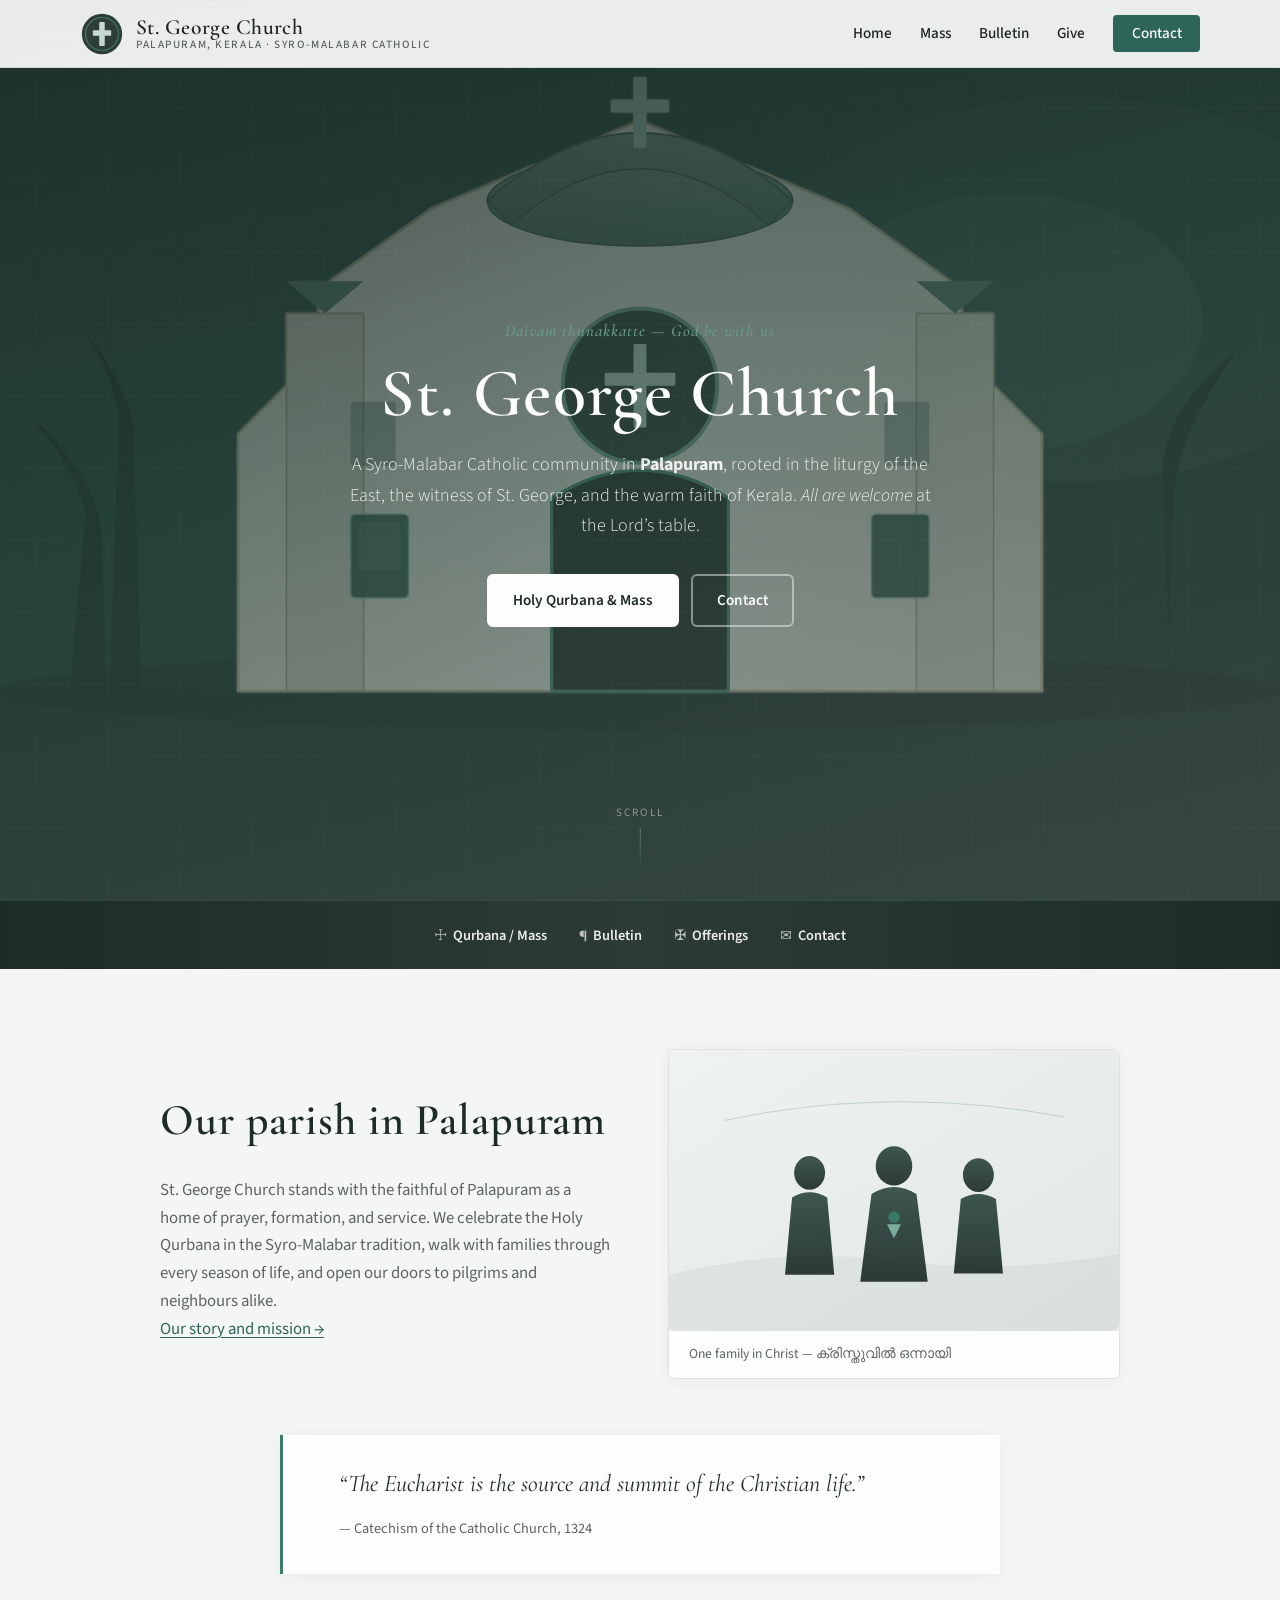
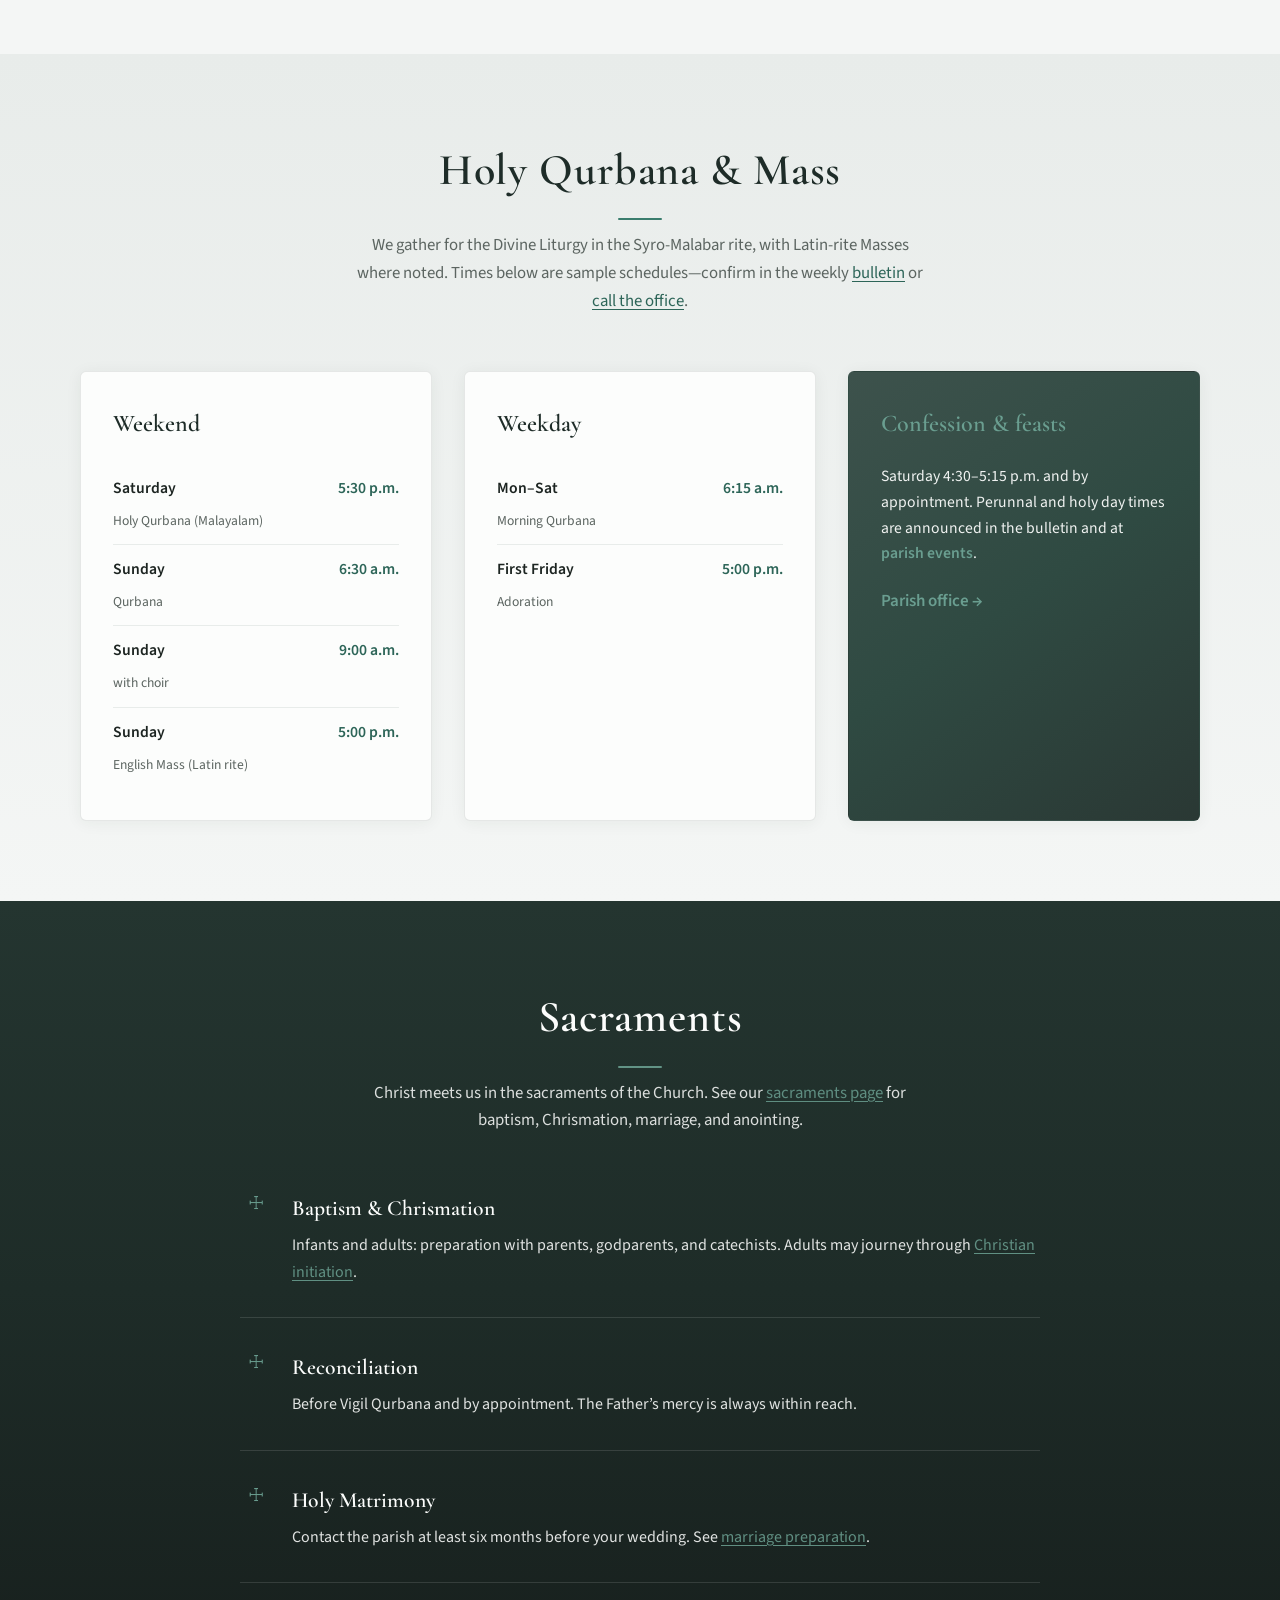
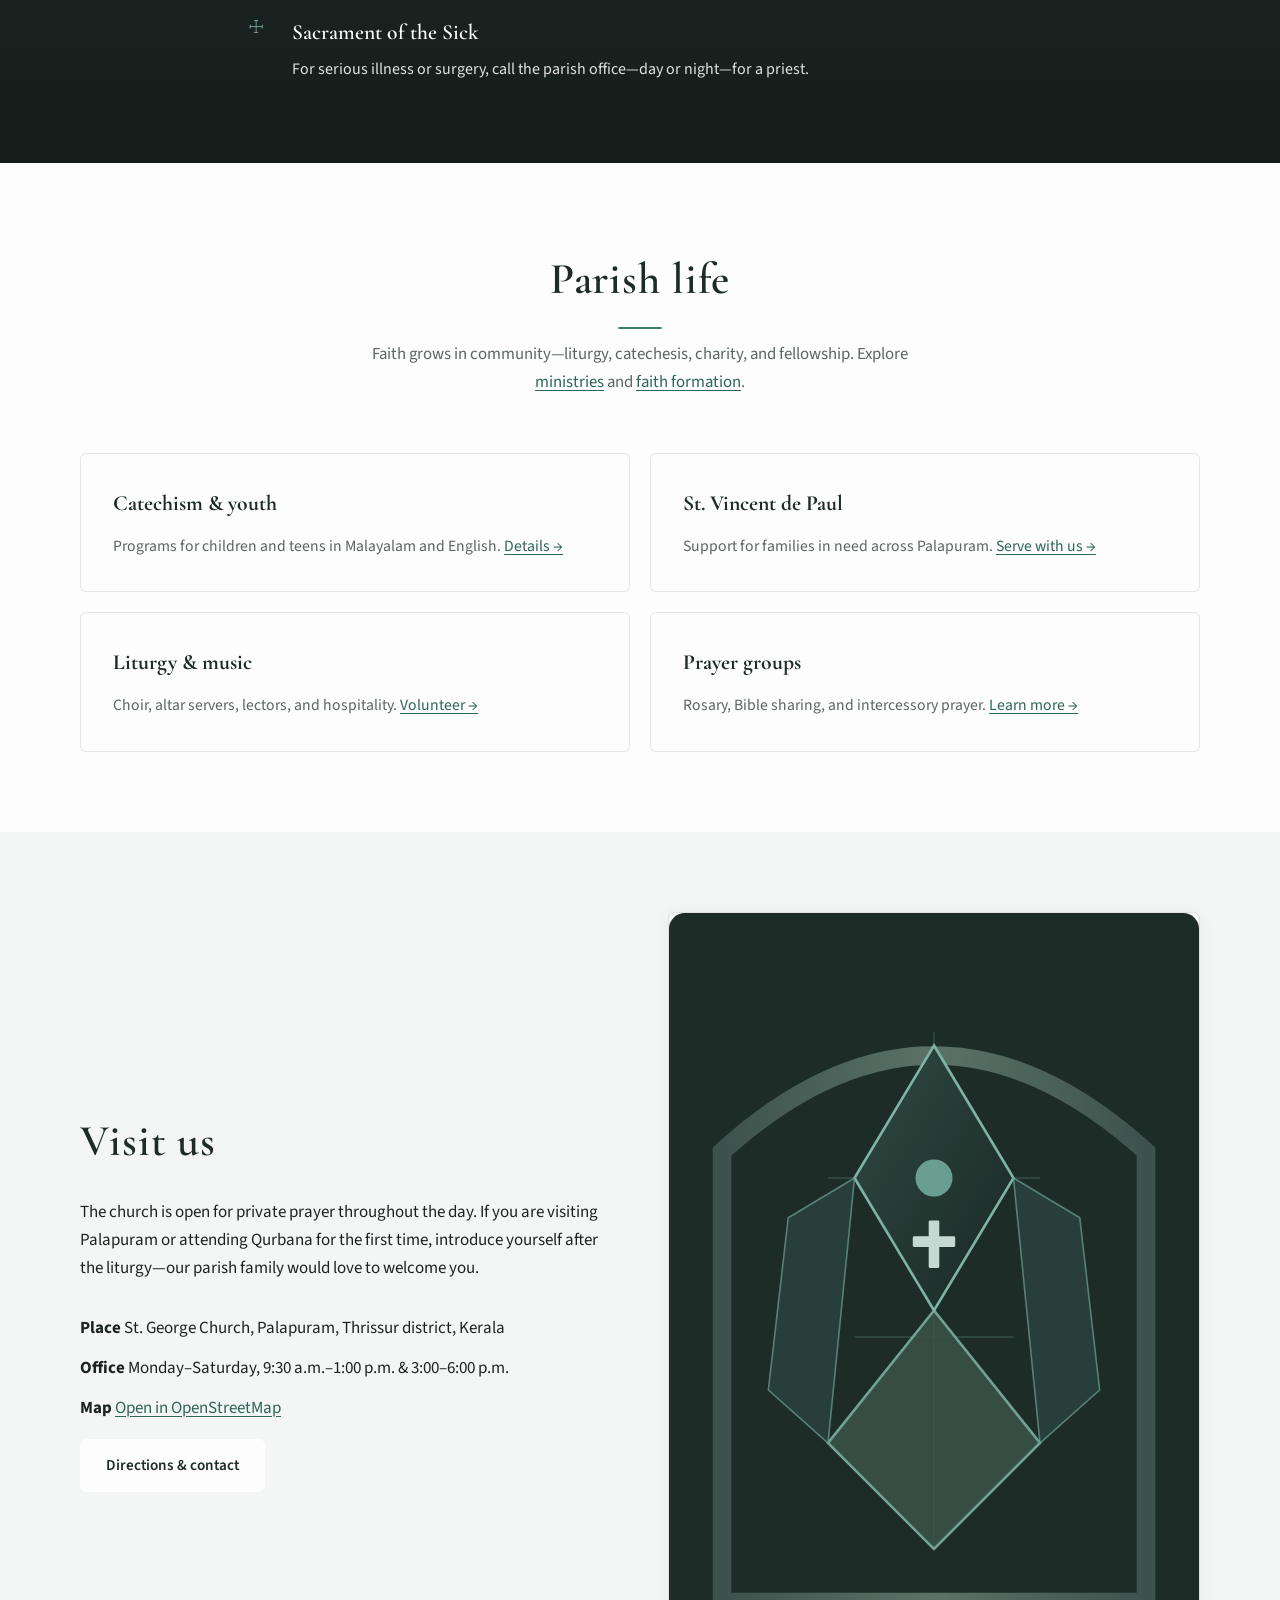
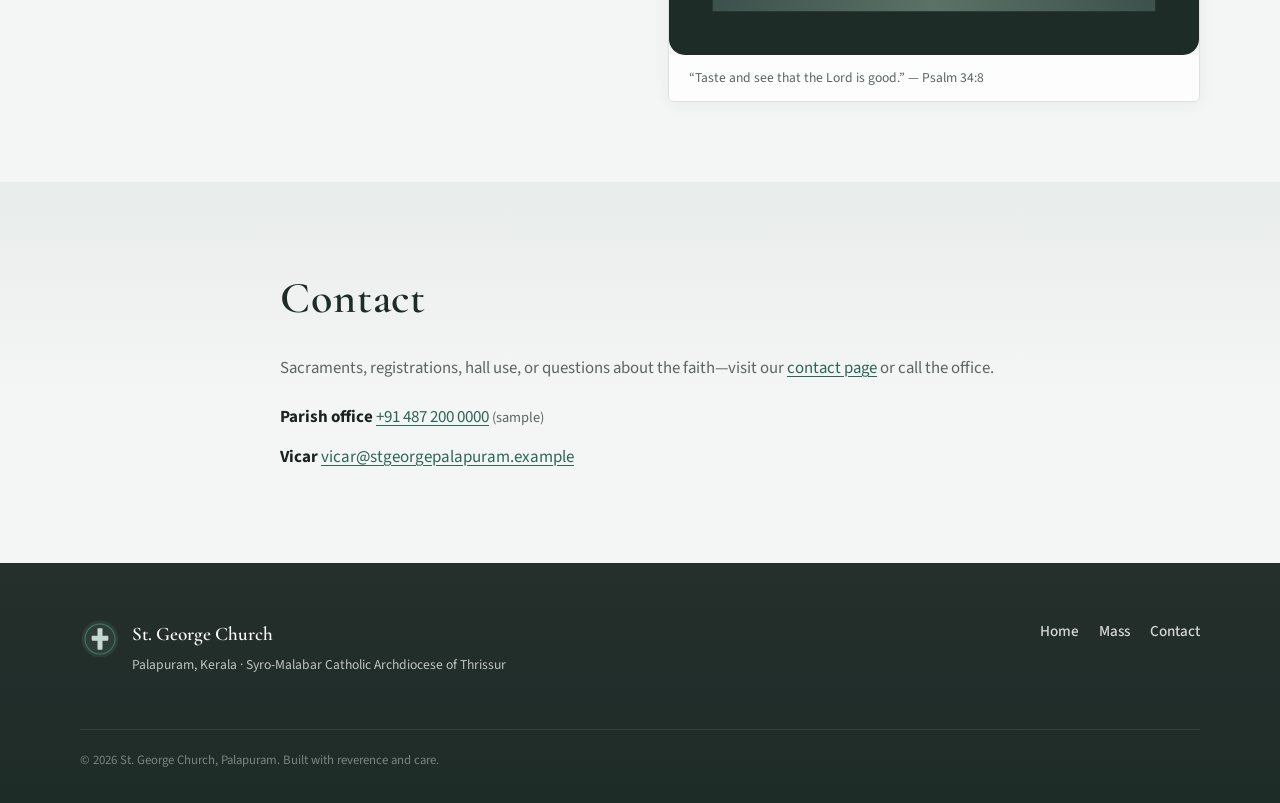
<file: index.html>
<!DOCTYPE html>
<html lang="en">
<head>
  <meta charset="UTF-8">
  <meta name="viewport" content="width=device-width, initial-scale=1.0">
  <meta name="description" content="St. George Church, Palapuram — Syro-Malabar Catholic parish in Kerala. Mass times, bulletin, and parish life.">
  <title>St. George Church, Palapuram | Syro-Malabar Catholic Parish</title>
  <link rel="preconnect" href="https://fonts.googleapis.com">
  <link rel="preconnect" href="https://fonts.gstatic.com" crossorigin>
  <link href="https://fonts.googleapis.com/css2?family=Cormorant+Garamond:ital,wght@0,400;0,600;0,700;1,400&family=Source+Sans+3:wght@300;400;500;600&display=swap" rel="stylesheet">
  <link rel="stylesheet" href="css/styles.css">
</head>
<body>
  <div id="site-header-root"></div>

  <main id="main">
    <section class="hero hero--image" aria-labelledby="hero-title">
      <div class="hero-bg" aria-hidden="true"></div>
      <div class="hero-content">
        <p class="hero-eyebrow">Daivam thunakkatte — God be with us</p>
        <h1 id="hero-title" class="hero-title">St. George Church</h1>
        <p class="hero-lead">A Syro-Malabar Catholic community in <strong>Palapuram</strong>, rooted in the liturgy of the East, the witness of St. George, and the warm faith of Kerala. <em>All are welcome</em> at the Lord’s table.</p>
        <div class="hero-actions">
          <a class="btn btn-primary" href="mass-times.html">Holy Qurbana &amp; Mass</a>
          <a class="btn btn-ghost" href="contact.html">Contact</a>
        </div>
      </div>
      <div class="hero-scroll" aria-hidden="true">
        <span>Scroll</span>
        <span class="hero-scroll-line"></span>
      </div>
    </section>

    <nav class="quick-links" aria-label="Popular links">
      <ul class="quick-links-inner">
        <li><a href="mass-times.html"><span class="ql-icon" aria-hidden="true">☩</span> Qurbana / Mass</a></li>
        <li><a href="bulletin.html"><span class="ql-icon" aria-hidden="true">¶</span> Bulletin</a></li>
        <li><a href="donate.html"><span class="ql-icon" aria-hidden="true">✠</span> Offerings</a></li>
        <li><a href="contact.html"><span class="ql-icon" aria-hidden="true">✉</span> Contact</a></li>
      </ul>
    </nav>

    <section class="section section-welcome" id="welcome" aria-labelledby="welcome-title">
      <div class="welcome-split">
        <div>
          <h2 id="welcome-title" class="section-title">Our parish in Palapuram</h2>
          <p class="section-intro">St. George Church stands with the faithful of Palapuram as a home of prayer, formation, and service. We celebrate the Holy Qurbana in the Syro-Malabar tradition, walk with families through every season of life, and open our doors to pilgrims and neighbours alike.</p>
          <p class="section-intro"><a href="about.html">Our story and mission →</a></p>
        </div>
        <figure class="media-figure">
          <img src="images/welcome-gathering.svg" width="640" height="400" alt="Illustration of parish community gathered together" loading="lazy">
          <figcaption>One family in Christ — <span lang="ml">ക്രിസ്തുവിൽ ഒന്നായി</span></figcaption>
        </figure>
      </div>
      <div class="container narrow" style="margin-top: var(--space-xl);">
        <blockquote class="pullquote">
          <p>“The Eucharist is the source and summit of the Christian life.”</p>
          <cite>— Catechism of the Catholic Church, 1324</cite>
        </blockquote>
      </div>
    </section>

    <section class="section section-mass" id="mass" aria-labelledby="mass-title">
      <div class="container">
        <div class="section-head">
          <h2 id="mass-title" class="section-title">Holy Qurbana &amp; Mass</h2>
          <p class="section-deck">We gather for the Divine Liturgy in the Syro-Malabar rite, with Latin-rite Masses where noted. Times below are sample schedules—confirm in the weekly <a href="bulletin.html">bulletin</a> or <a href="contact.html">call the office</a>.</p>
        </div>
        <div class="card-grid">
          <article class="card card-schedule">
            <h3 class="card-title">Weekend</h3>
            <ul class="schedule-list">
              <li><span class="day">Saturday</span> <span class="time">5:30 p.m.</span> <span class="note">Holy Qurbana (Malayalam)</span></li>
              <li><span class="day">Sunday</span> <span class="time">6:30 a.m.</span> <span class="note">Qurbana</span></li>
              <li><span class="day">Sunday</span> <span class="time">9:00 a.m.</span> <span class="note">with choir</span></li>
              <li><span class="day">Sunday</span> <span class="time">5:00 p.m.</span> <span class="note">English Mass (Latin rite)</span></li>
            </ul>
          </article>
          <article class="card card-schedule">
            <h3 class="card-title">Weekday</h3>
            <ul class="schedule-list">
              <li><span class="day">Mon–Sat</span> <span class="time">6:15 a.m.</span> <span class="note">Morning Qurbana</span></li>
              <li><span class="day">First Friday</span> <span class="time">5:00 p.m.</span> <span class="note">Adoration</span></li>
            </ul>
          </article>
          <article class="card card-highlight">
            <h3 class="card-title">Confession &amp; feasts</h3>
            <p>Saturday 4:30–5:15 p.m. and by appointment. Perunnal and holy day times are announced in the bulletin and at <a class="text-link" href="events.html">parish events</a>.</p>
            <a class="text-link" href="contact.html">Parish office →</a>
          </article>
        </div>
      </div>
    </section>

    <section class="section section-sacraments" id="sacraments" aria-labelledby="sacraments-title">
      <div class="container">
        <div class="section-head">
          <h2 id="sacraments-title" class="section-title">Sacraments</h2>
          <p class="section-deck">Christ meets us in the sacraments of the Church. See our <a href="sacraments.html">sacraments page</a> for baptism, Chrismation, marriage, and anointing.</p>
        </div>
        <ul class="sacrament-list">
          <li class="sacrament-item">
            <span class="sacrament-icon" aria-hidden="true">☩</span>
            <div>
              <h3>Baptism &amp; Chrismation</h3>
              <p>Infants and adults: preparation with parents, godparents, and catechists. Adults may journey through <a href="faith-formation.html#rcia">Christian initiation</a>.</p>
            </div>
          </li>
          <li class="sacrament-item">
            <span class="sacrament-icon" aria-hidden="true">☩</span>
            <div>
              <h3>Reconciliation</h3>
              <p>Before Vigil Qurbana and by appointment. The Father’s mercy is always within reach.</p>
            </div>
          </li>
          <li class="sacrament-item">
            <span class="sacrament-icon" aria-hidden="true">☩</span>
            <div>
              <h3>Holy Matrimony</h3>
              <p>Contact the parish at least six months before your wedding. See <a href="sacraments.html#marriage">marriage preparation</a>.</p>
            </div>
          </li>
          <li class="sacrament-item">
            <span class="sacrament-icon" aria-hidden="true">☩</span>
            <div>
              <h3>Sacrament of the Sick</h3>
              <p>For serious illness or surgery, call the parish office—day or night—for a priest.</p>
            </div>
          </li>
        </ul>
      </div>
    </section>

    <section class="section section-ministries" id="ministries" aria-labelledby="ministries-title">
      <div class="container">
        <div class="section-head">
          <h2 id="ministries-title" class="section-title">Parish life</h2>
          <p class="section-deck">Faith grows in community—liturgy, catechesis, charity, and fellowship. Explore <a href="ministries.html">ministries</a> and <a href="faith-formation.html">faith formation</a>.</p>
        </div>
        <div class="ministry-grid">
          <article class="ministry-card">
            <h3>Catechism &amp; youth</h3>
            <p>Programs for children and teens in Malayalam and English. <a href="faith-formation.html">Details →</a></p>
          </article>
          <article class="ministry-card">
            <h3>St. Vincent de Paul</h3>
            <p>Support for families in need across Palapuram. <a href="ministries.html#outreach">Serve with us →</a></p>
          </article>
          <article class="ministry-card">
            <h3>Liturgy &amp; music</h3>
            <p>Choir, altar servers, lectors, and hospitality. <a href="ministries.html#liturgy">Volunteer →</a></p>
          </article>
          <article class="ministry-card">
            <h3>Prayer groups</h3>
            <p>Rosary, Bible sharing, and intercessory prayer. <a href="ministries.html">Learn more →</a></p>
          </article>
        </div>
      </div>
    </section>

    <section class="section section-visit" id="visit" aria-labelledby="visit-title">
      <div class="container split">
        <div class="visit-text">
          <h2 id="visit-title" class="section-title">Visit us</h2>
          <p>The church is open for private prayer throughout the day. If you are visiting Palapuram or attending Qurbana for the first time, introduce yourself after the liturgy—our parish family would love to welcome you.</p>
          <ul class="visit-details">
            <li><strong>Place</strong> St. George Church, Palapuram, Thrissur district, Kerala</li>
            <li><strong>Office</strong> Monday–Saturday, 9:30 a.m.–1:00 p.m. &amp; 3:00–6:00 p.m.</li>
            <li><strong>Map</strong> <a href="https://www.openstreetmap.org/search?query=Palapuram%20Thrissur%20Kerala" rel="noopener noreferrer" target="_blank">Open in OpenStreetMap <span class="visually-hidden">(opens new tab)</span></a></li>
          </ul>
          <p><a class="btn btn-primary" href="contact.html">Directions &amp; contact</a></p>
        </div>
        <figure class="media-figure visit-map">
          <img src="images/stained-glass.svg" width="400" height="560" alt="Decorative arch with cross motif" loading="lazy">
          <figcaption>“Taste and see that the Lord is good.” — Psalm 34:8</figcaption>
        </figure>
      </div>
    </section>

    <section class="section section-contact" id="contact" aria-labelledby="contact-title">
      <div class="container narrow">
        <h2 id="contact-title" class="section-title">Contact</h2>
        <p class="section-intro">Sacraments, registrations, hall use, or questions about the faith—visit our <a href="contact.html">contact page</a> or call the office.</p>
        <div class="contact-direct" style="margin-top: var(--space-md); border: none; padding: 0;">
          <p><strong>Parish office</strong> <a href="tel:+914872000000">+91 487 200 0000</a> <span class="contact-note">(sample)</span></p>
          <p><strong>Vicar</strong> <a href="mailto:vicar@stgeorgepalapuram.example">vicar@stgeorgepalapuram.example</a></p>
        </div>
      </div>
    </section>
  </main>

  <div id="site-footer-root"></div>

  <script src="js/chrome.js"></script>
  <script src="js/main.js"></script>
</body>
</html>
</file>
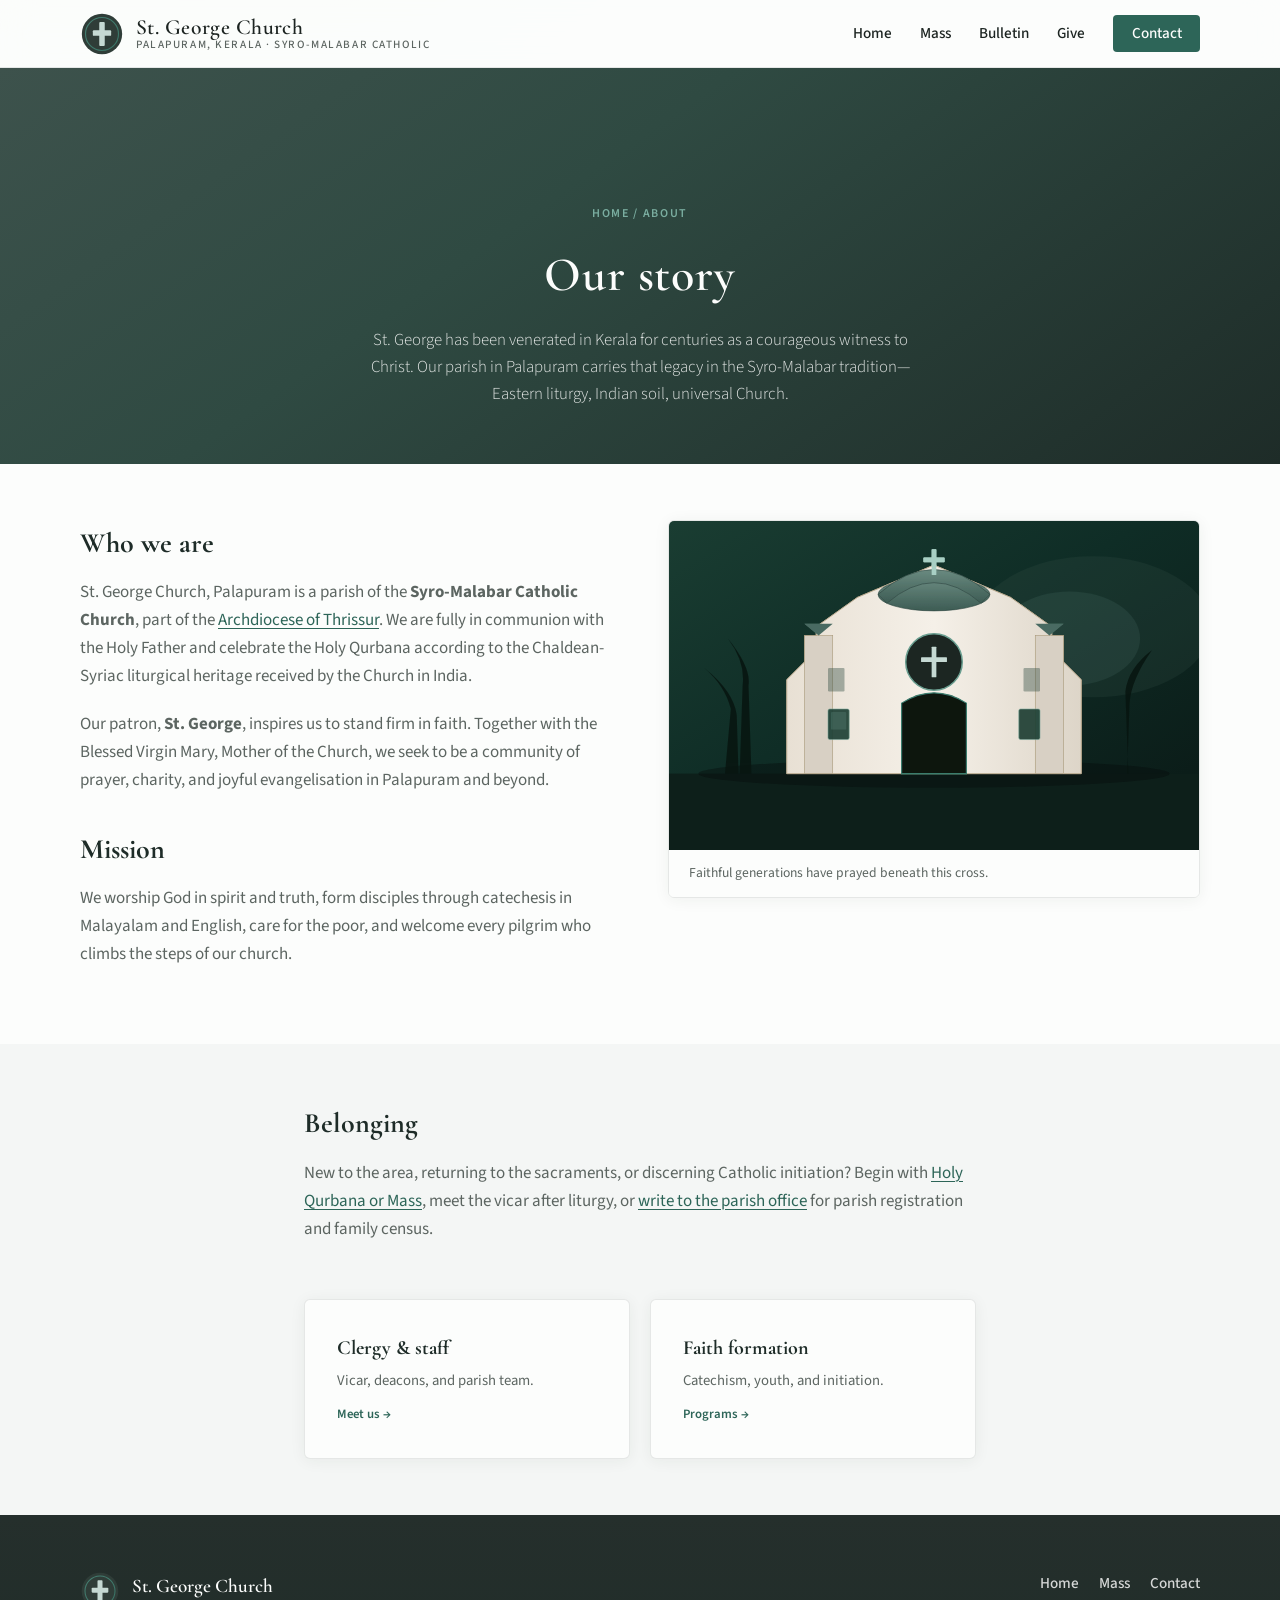
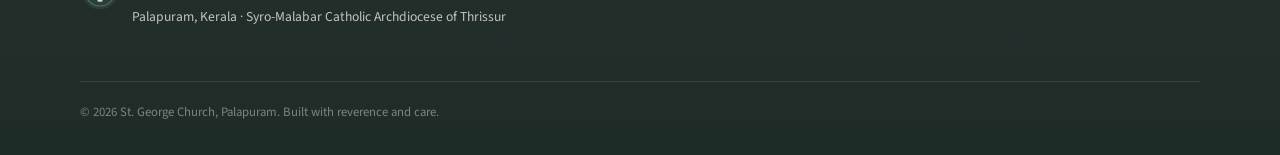
<file: about.html>
<!DOCTYPE html>
<html lang="en">
<head>
  <meta charset="UTF-8">
  <meta name="viewport" content="width=device-width, initial-scale=1.0">
  <meta name="description" content="History, mission, and welcome from St. George Church, Palapuram — Syro-Malabar Catholic parish in Kerala.">
  <title>About our parish | St. George Church, Palapuram</title>
  <link rel="preconnect" href="https://fonts.googleapis.com">
  <link rel="preconnect" href="https://fonts.gstatic.com" crossorigin>
  <link href="https://fonts.googleapis.com/css2?family=Cormorant+Garamond:ital,wght@0,400;0,600;0,700;1,400&family=Source+Sans+3:wght@300;400;500;600&display=swap" rel="stylesheet">
  <link rel="stylesheet" href="css/styles.css">
</head>
<body>
  <div id="site-header-root"></div>

  <main id="main" class="page-main">
    <header class="page-hero page-hero--accent">
      <div class="container narrow">
        <p class="page-hero__crumb"><a href="index.html">Home</a> / About</p>
        <h1 class="page-hero__title">Our story</h1>
        <p class="page-hero__deck">St. George has been venerated in Kerala for centuries as a courageous witness to Christ. Our parish in Palapuram carries that legacy in the Syro-Malabar tradition—Eastern liturgy, Indian soil, universal Church.</p>
      </div>
    </header>

    <section class="page-section page-section--alt">
      <div class="container two-col">
        <div class="prose">
          <h2>Who we are</h2>
          <p>St. George Church, Palapuram is a parish of the <strong>Syro-Malabar Catholic Church</strong>, part of the <a href="https://thrissurarchdiocese.org/" rel="noopener noreferrer" target="_blank">Archdiocese of Thrissur</a>. We are fully in communion with the Holy Father and celebrate the Holy Qurbana according to the Chaldean-Syriac liturgical heritage received by the Church in India.</p>
          <p>Our patron, <strong>St. George</strong>, inspires us to stand firm in faith. Together with the Blessed Virgin Mary, Mother of the Church, we seek to be a community of prayer, charity, and joyful evangelisation in Palapuram and beyond.</p>
          <h2>Mission</h2>
          <p>We worship God in spirit and truth, form disciples through catechesis in Malayalam and English, care for the poor, and welcome every pilgrim who climbs the steps of our church.</p>
        </div>
        <figure class="media-figure">
          <img src="images/hero-church.svg" width="900" height="520" alt="Illustration of St. George Church with palm trees and dome" loading="lazy">
          <figcaption>Faithful generations have prayed beneath this cross.</figcaption>
        </figure>
      </div>
    </section>

    <section class="page-section">
      <div class="container narrow prose">
        <h2>Belonging</h2>
        <p>New to the area, returning to the sacraments, or discerning Catholic initiation? Begin with <a href="mass-times.html">Holy Qurbana or Mass</a>, meet the vicar after liturgy, or <a href="contact.html">write to the parish office</a> for parish registration and family census.</p>
        <div class="link-grid" style="margin-top: var(--space-xl);">
          <a class="link-card" href="clergy.html">
            <h3>Clergy &amp; staff</h3>
            <p>Vicar, deacons, and parish team.</p>
            <span class="link-card-meta">Meet us →</span>
          </a>
          <a class="link-card" href="faith-formation.html">
            <h3>Faith formation</h3>
            <p>Catechism, youth, and initiation.</p>
            <span class="link-card-meta">Programs →</span>
          </a>
        </div>
      </div>
    </section>
  </main>

  <div id="site-footer-root"></div>
  <script src="js/chrome.js"></script>
  <script src="js/main.js"></script>
</body>
</html>
</file>
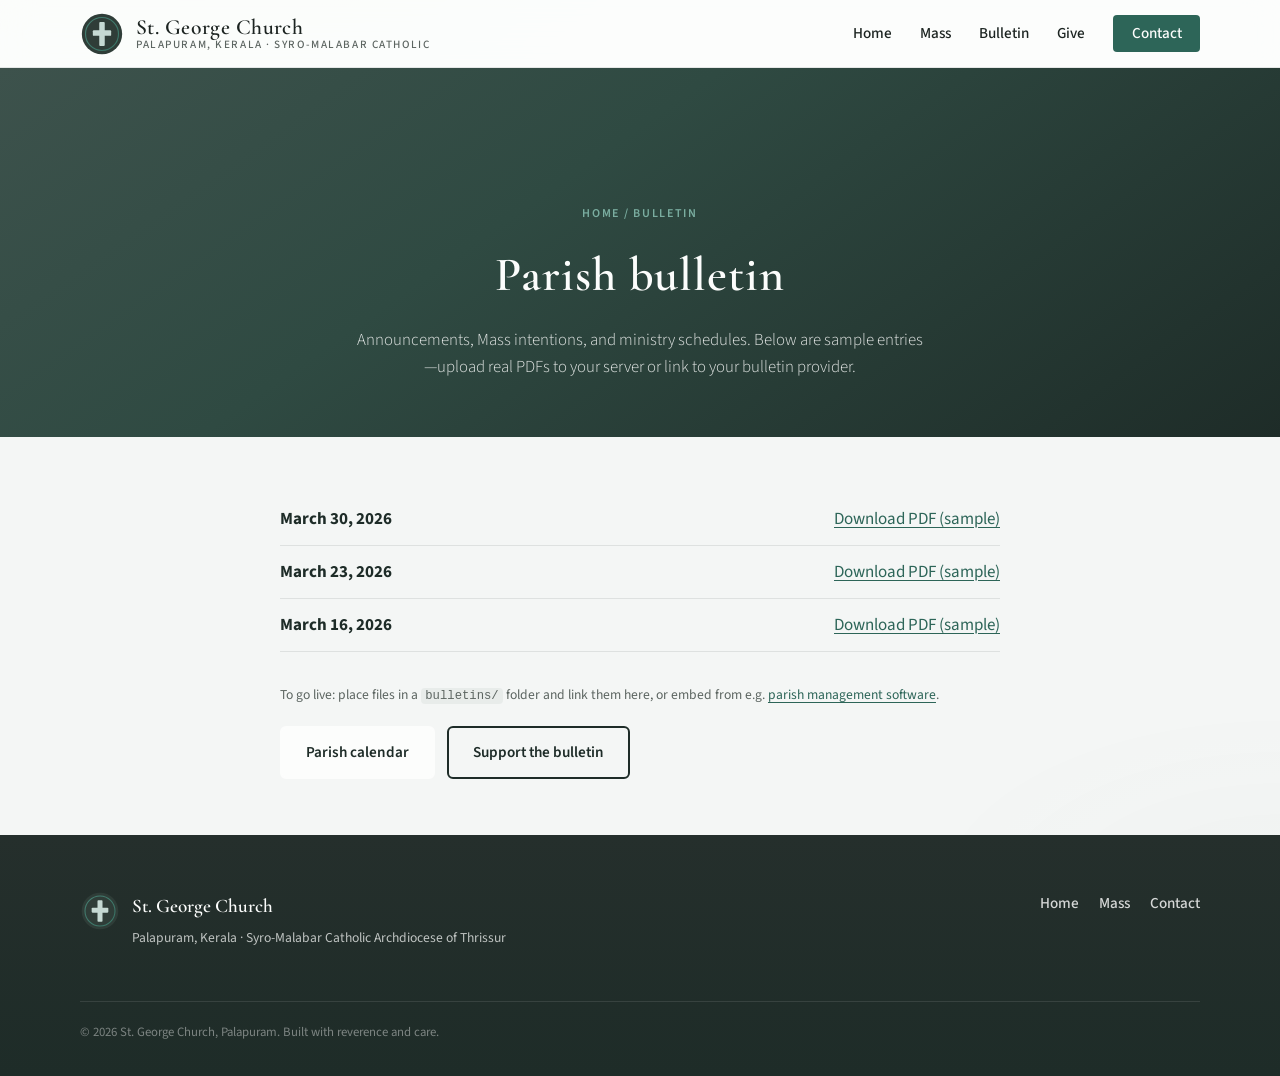
<file: bulletin.html>
<!DOCTYPE html>
<html lang="en">
<head>
  <meta charset="UTF-8">
  <meta name="viewport" content="width=device-width, initial-scale=1.0">
  <meta name="description" content="Download the weekly parish bulletin for St. George Church, Palapuram.">
  <title>Parish bulletin | St. George Church, Palapuram</title>
  <link rel="preconnect" href="https://fonts.googleapis.com">
  <link rel="preconnect" href="https://fonts.gstatic.com" crossorigin>
  <link href="https://fonts.googleapis.com/css2?family=Cormorant+Garamond:ital,wght@0,400;0,600;0,700;1,400&family=Source+Sans+3:wght@300;400;500;600&display=swap" rel="stylesheet">
  <link rel="stylesheet" href="css/styles.css">
</head>
<body>
  <div id="site-header-root"></div>

  <main id="main" class="page-main">
    <header class="page-hero page-hero--accent">
      <div class="container narrow">
        <p class="page-hero__crumb"><a href="index.html">Home</a> / Bulletin</p>
        <h1 class="page-hero__title">Parish bulletin</h1>
        <p class="page-hero__deck">Announcements, Mass intentions, and ministry schedules. Below are sample entries—upload real PDFs to your server or link to your bulletin provider.</p>
      </div>
    </header>

    <section class="page-section">
      <div class="container narrow">
        <ul class="info-list">
          <li><strong>March 30, 2026</strong> <a href="#">Download PDF (sample)</a></li>
          <li><strong>March 23, 2026</strong> <a href="#">Download PDF (sample)</a></li>
          <li><strong>March 16, 2026</strong> <a href="#">Download PDF (sample)</a></li>
        </ul>
        <p class="external-note">To go live: place files in a <span class="file-path">bulletins/</span> folder and link them here, or embed from e.g. <a href="https://www.parishsoft.com" rel="noopener noreferrer" target="_blank">parish management software</a>.</p>
        <div class="btn-row">
          <a class="btn btn-primary" href="events.html">Parish calendar</a>
          <a class="btn btn-ghost" style="border-color: var(--color-navy); color: var(--color-navy);" href="donate.html">Support the bulletin</a>
        </div>
      </div>
    </section>
  </main>

  <div id="site-footer-root"></div>
  <script src="js/chrome.js"></script>
  <script src="js/main.js"></script>
</body>
</html>
</file>
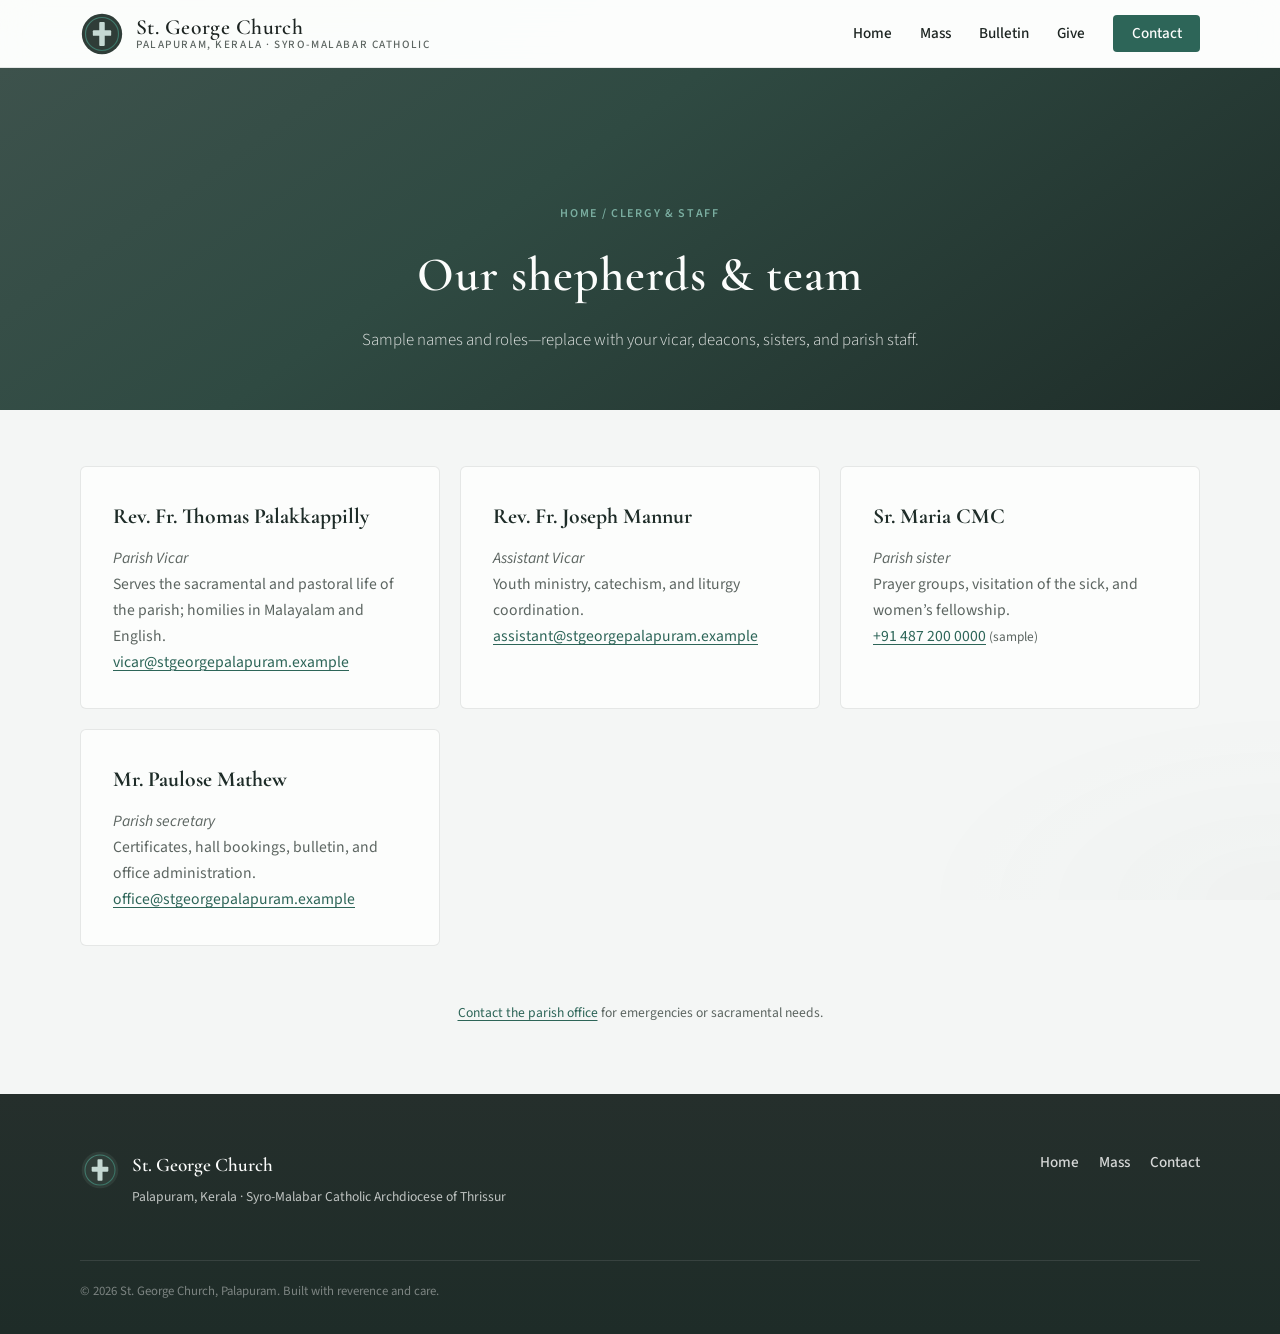
<file: clergy.html>
<!DOCTYPE html>
<html lang="en">
<head>
  <meta charset="UTF-8">
  <meta name="viewport" content="width=device-width, initial-scale=1.0">
  <meta name="description" content="Vicar, deacons, and staff of St. George Church, Palapuram.">
  <title>Clergy &amp; staff | St. George Church, Palapuram</title>
  <link rel="preconnect" href="https://fonts.googleapis.com">
  <link rel="preconnect" href="https://fonts.gstatic.com" crossorigin>
  <link href="https://fonts.googleapis.com/css2?family=Cormorant+Garamond:ital,wght@0,400;0,600;0,700;1,400&family=Source+Sans+3:wght@300;400;500;600&display=swap" rel="stylesheet">
  <link rel="stylesheet" href="css/styles.css">
</head>
<body>
  <div id="site-header-root"></div>

  <main id="main" class="page-main">
    <header class="page-hero page-hero--accent">
      <div class="container narrow">
        <p class="page-hero__crumb"><a href="index.html">Home</a> / Clergy &amp; staff</p>
        <h1 class="page-hero__title">Our shepherds &amp; team</h1>
        <p class="page-hero__deck">Sample names and roles—replace with your vicar, deacons, sisters, and parish staff.</p>
      </div>
    </header>

    <section class="page-section">
      <div class="container">
        <div class="ministry-grid" style="grid-template-columns: repeat(auto-fill, minmax(280px, 1fr));">
          <article class="ministry-card">
            <h3>Rev. Fr. Thomas Palakkappilly</h3>
            <p><em>Parish Vicar</em></p>
            <p>Serves the sacramental and pastoral life of the parish; homilies in Malayalam and English.</p>
            <p><a href="mailto:vicar@stgeorgepalapuram.example">vicar@stgeorgepalapuram.example</a></p>
          </article>
          <article class="ministry-card">
            <h3>Rev. Fr. Joseph Mannur</h3>
            <p><em>Assistant Vicar</em></p>
            <p>Youth ministry, catechism, and liturgy coordination.</p>
            <p><a href="mailto:assistant@stgeorgepalapuram.example">assistant@stgeorgepalapuram.example</a></p>
          </article>
          <article class="ministry-card">
            <h3>Sr. Maria CMC</h3>
            <p><em>Parish sister</em></p>
            <p>Prayer groups, visitation of the sick, and women’s fellowship.</p>
            <p><a href="tel:+914872000000">+91 487 200 0000</a> <span class="contact-note">(sample)</span></p>
          </article>
          <article class="ministry-card">
            <h3>Mr. Paulose Mathew</h3>
            <p><em>Parish secretary</em></p>
            <p>Certificates, hall bookings, bulletin, and office administration.</p>
            <p><a href="mailto:office@stgeorgepalapuram.example">office@stgeorgepalapuram.example</a></p>
          </article>
        </div>
        <p class="external-note" style="text-align: center; margin-top: var(--space-xl);"><a href="contact.html">Contact the parish office</a> for emergencies or sacramental needs.</p>
      </div>
    </section>
  </main>

  <div id="site-footer-root"></div>
  <script src="js/chrome.js"></script>
  <script src="js/main.js"></script>
</body>
</html>
</file>
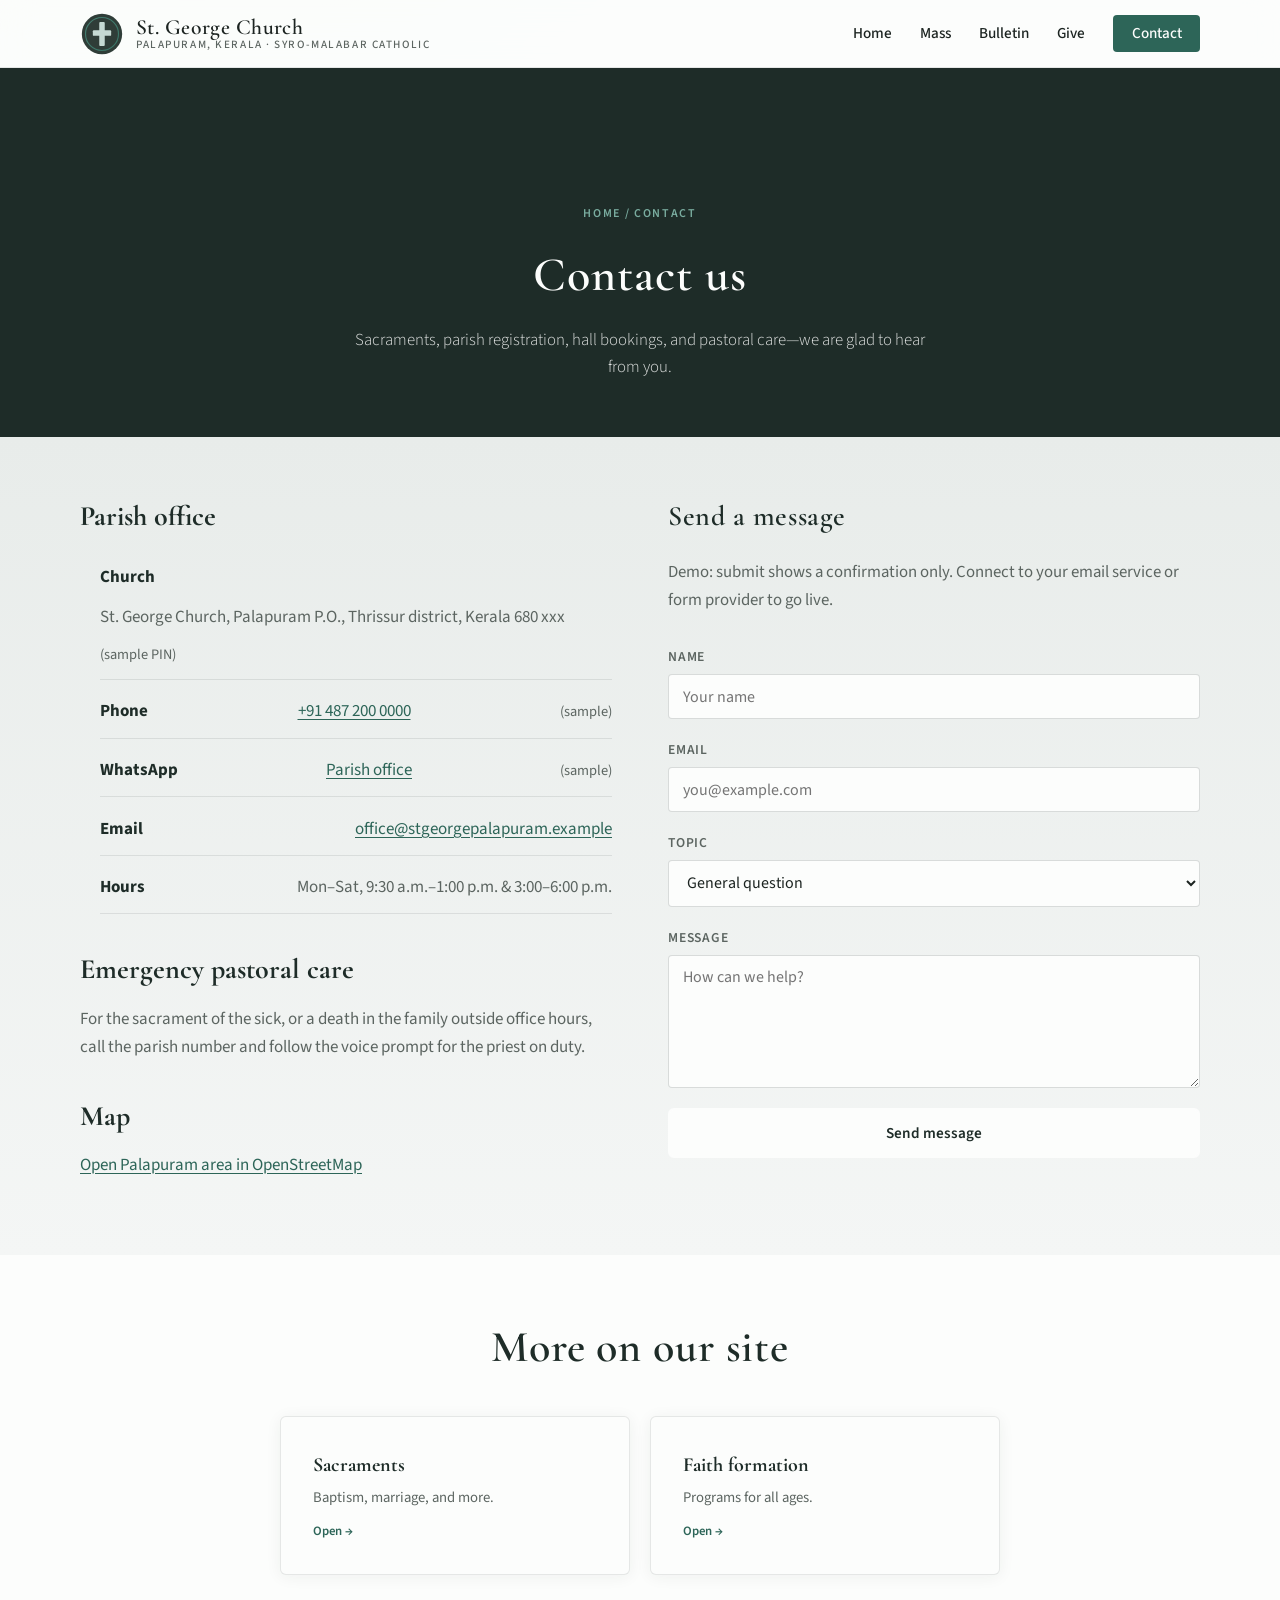
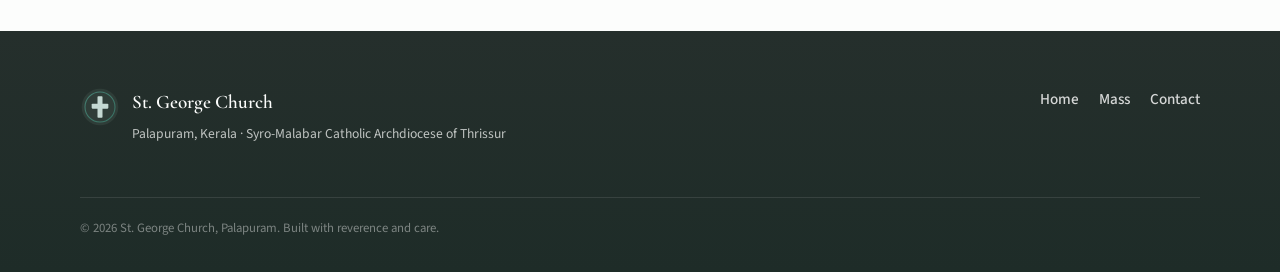
<file: contact.html>
<!DOCTYPE html>
<html lang="en">
<head>
  <meta charset="UTF-8">
  <meta name="viewport" content="width=device-width, initial-scale=1.0">
  <meta name="description" content="Contact St. George Church, Palapuram — address, phone, email, office hours, and message form.">
  <title>Contact us | St. George Church, Palapuram</title>
  <link rel="preconnect" href="https://fonts.googleapis.com">
  <link rel="preconnect" href="https://fonts.gstatic.com" crossorigin>
  <link href="https://fonts.googleapis.com/css2?family=Cormorant+Garamond:ital,wght@0,400;0,600;0,700;1,400&family=Source+Sans+3:wght@300;400;500;600&display=swap" rel="stylesheet">
  <link rel="stylesheet" href="css/styles.css">
</head>
<body>
  <div id="site-header-root"></div>

  <main id="main" class="page-main">
    <header class="page-hero">
      <div class="container narrow">
        <p class="page-hero__crumb"><a href="index.html">Home</a> / Contact</p>
        <h1 class="page-hero__title">Contact us</h1>
        <p class="page-hero__deck">Sacraments, parish registration, hall bookings, and pastoral care—we are glad to hear from you.</p>
      </div>
    </header>

    <section class="page-section page-section--tint">
      <div class="container two-col">
        <div class="prose">
          <h2 style="margin-top: 0;">Parish office</h2>
          <ul class="info-list" style="margin-bottom: var(--space-lg);">
            <li><strong>Church</strong> St. George Church, Palapuram P.O., Thrissur district, Kerala 680 xxx <span class="contact-note">(sample PIN)</span></li>
            <li><strong>Phone</strong> <a href="tel:+914872000000">+91 487 200 0000</a> <span class="contact-note">(sample)</span></li>
            <li><strong>WhatsApp</strong> <a href="https://wa.me/919876543210" rel="noopener noreferrer" target="_blank">Parish office <span class="visually-hidden">(opens WhatsApp)</span></a> <span class="contact-note">(sample)</span></li>
            <li><strong>Email</strong> <a href="mailto:office@stgeorgepalapuram.example">office@stgeorgepalapuram.example</a></li>
            <li><strong>Hours</strong> Mon–Sat, 9:30 a.m.–1:00 p.m. &amp; 3:00–6:00 p.m.</li>
          </ul>
          <h2>Emergency pastoral care</h2>
          <p>For the sacrament of the sick, or a death in the family outside office hours, call the parish number and follow the voice prompt for the priest on duty.</p>
          <h2>Map</h2>
          <p><a href="https://www.openstreetmap.org/search?query=Palapuram%20Thrissur%20Kerala" rel="noopener noreferrer" target="_blank">Open Palapuram area in OpenStreetMap</a></p>
        </div>
        <div>
          <h2 class="section-title" style="margin-top: 0; font-size: 1.75rem;">Send a message</h2>
          <p class="section-intro" style="margin-bottom: var(--space-md);">Demo: submit shows a confirmation only. Connect to your email service or form provider to go live.</p>
          <form id="contact-form" class="contact-form" action="#" method="post" novalidate>
            <div class="form-row">
              <label for="contact-name">Name</label>
              <input type="text" id="contact-name" name="name" autocomplete="name" required placeholder="Your name">
            </div>
            <div class="form-row">
              <label for="contact-email">Email</label>
              <input type="email" id="contact-email" name="email" autocomplete="email" required placeholder="you@example.com">
            </div>
            <div class="form-row">
              <label for="contact-topic">Topic</label>
              <select id="contact-topic" name="topic">
                <option value="general">General question</option>
                <option value="sacrament">Sacrament</option>
                <option value="registration">Parish registration</option>
                <option value="hall">Parish hall</option>
              </select>
            </div>
            <div class="form-row">
              <label for="contact-message">Message</label>
              <textarea id="contact-message" name="message" rows="5" required placeholder="How can we help?"></textarea>
            </div>
            <button type="submit" class="btn btn-primary">Send message</button>
          </form>
          <div id="form-success" class="form-success" role="status" aria-live="polite" tabindex="-1">
            Thank you. Your message has been received (demo). In production this would reach the parish office.
          </div>
        </div>
      </div>
    </section>

    <section class="page-section page-section--alt">
      <div class="container narrow">
        <h2 class="section-title" style="text-align: center;">More on our site</h2>
        <div class="link-grid link-grid--compact">
          <a class="link-card" href="sacraments.html"><h3>Sacraments</h3><p>Baptism, marriage, and more.</p><span class="link-card-meta">Open →</span></a>
          <a class="link-card" href="faith-formation.html"><h3>Faith formation</h3><p>Programs for all ages.</p><span class="link-card-meta">Open →</span></a>
        </div>
      </div>
    </section>
  </main>

  <div id="site-footer-root"></div>
  <script src="js/chrome.js"></script>
  <script src="js/main.js"></script>
</body>
</html>
</file>
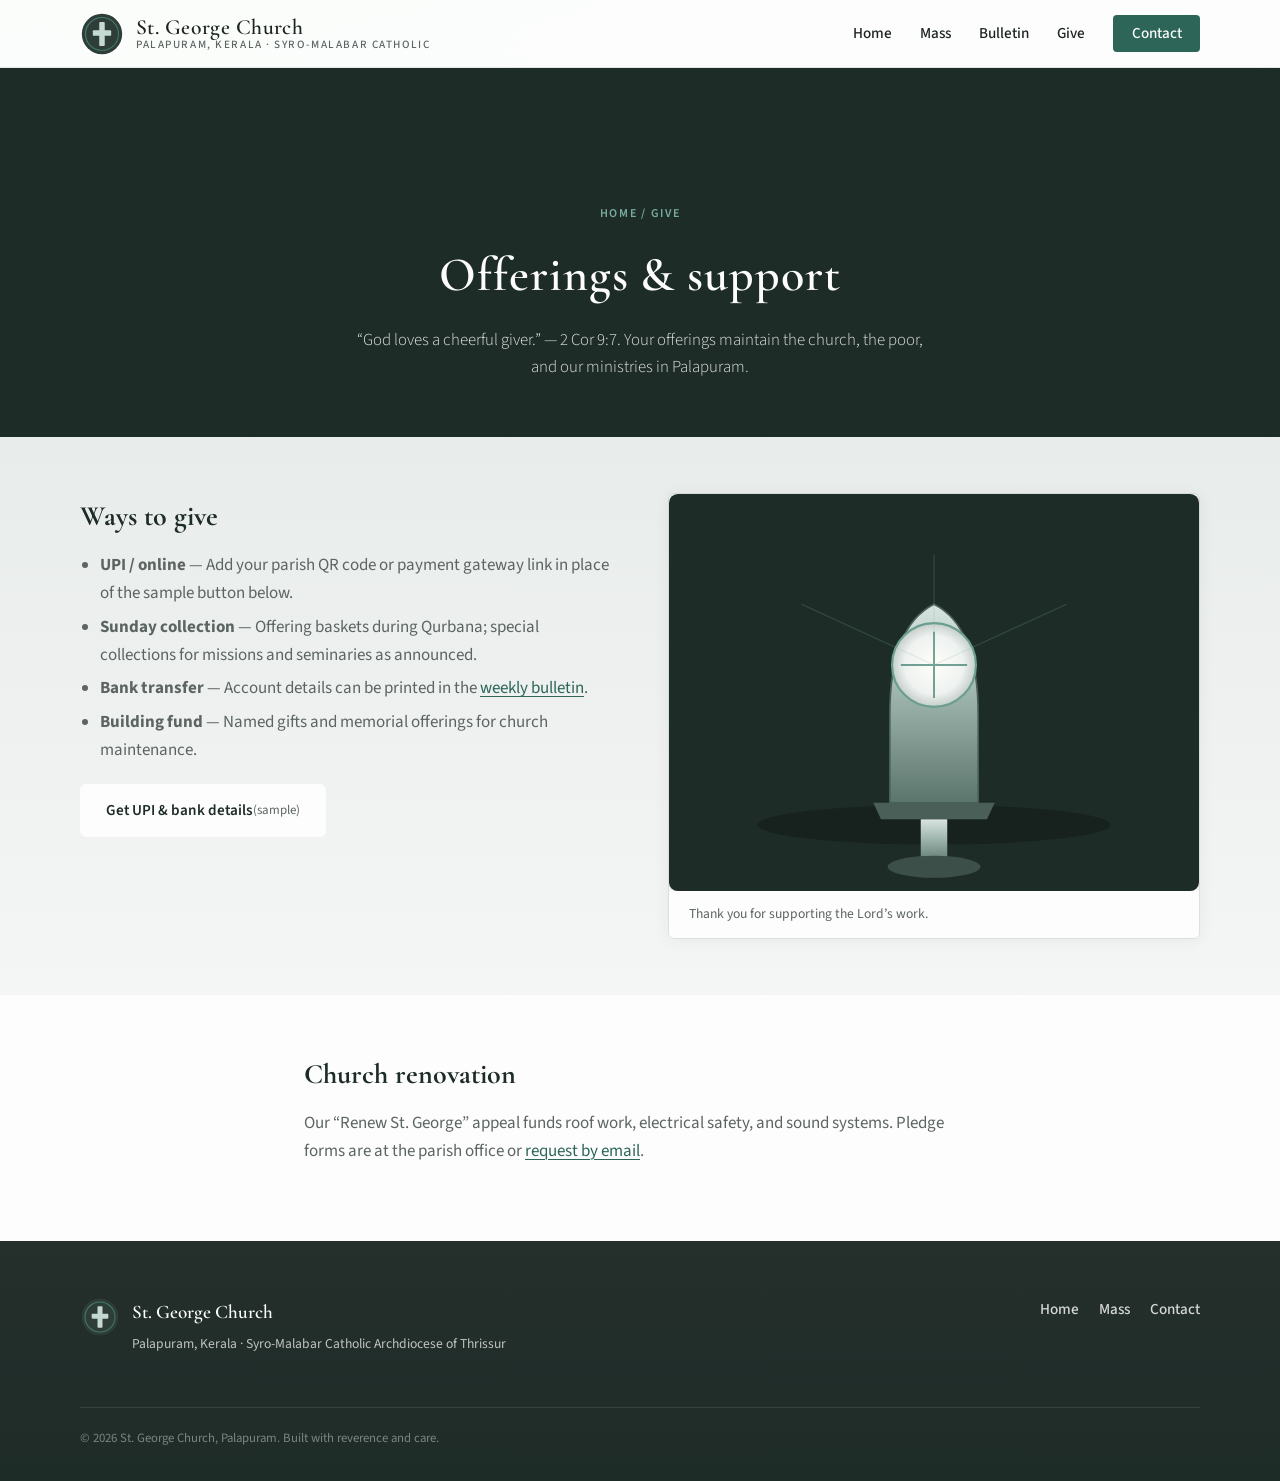
<file: donate.html>
<!DOCTYPE html>
<html lang="en">
<head>
  <meta charset="UTF-8">
  <meta name="viewport" content="width=device-width, initial-scale=1.0">
  <meta name="description" content="Offerings and building fund — St. George Church, Palapuram.">
  <title>Give &amp; stewardship | St. George Church, Palapuram</title>
  <link rel="preconnect" href="https://fonts.googleapis.com">
  <link rel="preconnect" href="https://fonts.gstatic.com" crossorigin>
  <link href="https://fonts.googleapis.com/css2?family=Cormorant+Garamond:ital,wght@0,400;0,600;0,700;1,400&family=Source+Sans+3:wght@300;400;500;600&display=swap" rel="stylesheet">
  <link rel="stylesheet" href="css/styles.css">
</head>
<body>
  <div id="site-header-root"></div>

  <main id="main" class="page-main">
    <header class="page-hero">
      <div class="container narrow">
        <p class="page-hero__crumb"><a href="index.html">Home</a> / Give</p>
        <h1 class="page-hero__title">Offerings &amp; support</h1>
        <p class="page-hero__deck">“God loves a cheerful giver.” — 2 Cor 9:7. Your offerings maintain the church, the poor, and our ministries in Palapuram.</p>
      </div>
    </header>

    <section class="page-section page-section--tint">
      <div class="container two-col">
        <div class="prose">
          <h2 style="margin-top: 0;">Ways to give</h2>
          <ul>
            <li><strong>UPI / online</strong> — Add your parish QR code or payment gateway link in place of the sample button below.</li>
            <li><strong>Sunday collection</strong> — Offering baskets during Qurbana; special collections for missions and seminaries as announced.</li>
            <li><strong>Bank transfer</strong> — Account details can be printed in the <a href="bulletin.html">weekly bulletin</a>.</li>
            <li><strong>Building fund</strong> — Named gifts and memorial offerings for church maintenance.</li>
          </ul>
          <a class="btn btn-primary" href="contact.html">Get UPI &amp; bank details <span class="contact-note">(sample)</span></a>
        </div>
        <figure class="media-figure">
          <img src="images/eucharist.svg" width="480" height="360" alt="Chalice and host illustration" loading="lazy">
          <figcaption>Thank you for supporting the Lord’s work.</figcaption>
        </figure>
      </div>
    </section>

    <section class="page-section page-section--alt">
      <div class="container narrow prose">
        <h2>Church renovation</h2>
        <p>Our “Renew St. George” appeal funds roof work, electrical safety, and sound systems. Pledge forms are at the parish office or <a href="contact.html">request by email</a>.</p>
      </div>
    </section>
  </main>

  <div id="site-footer-root"></div>
  <script src="js/chrome.js"></script>
  <script src="js/main.js"></script>
</body>
</html>
</file>
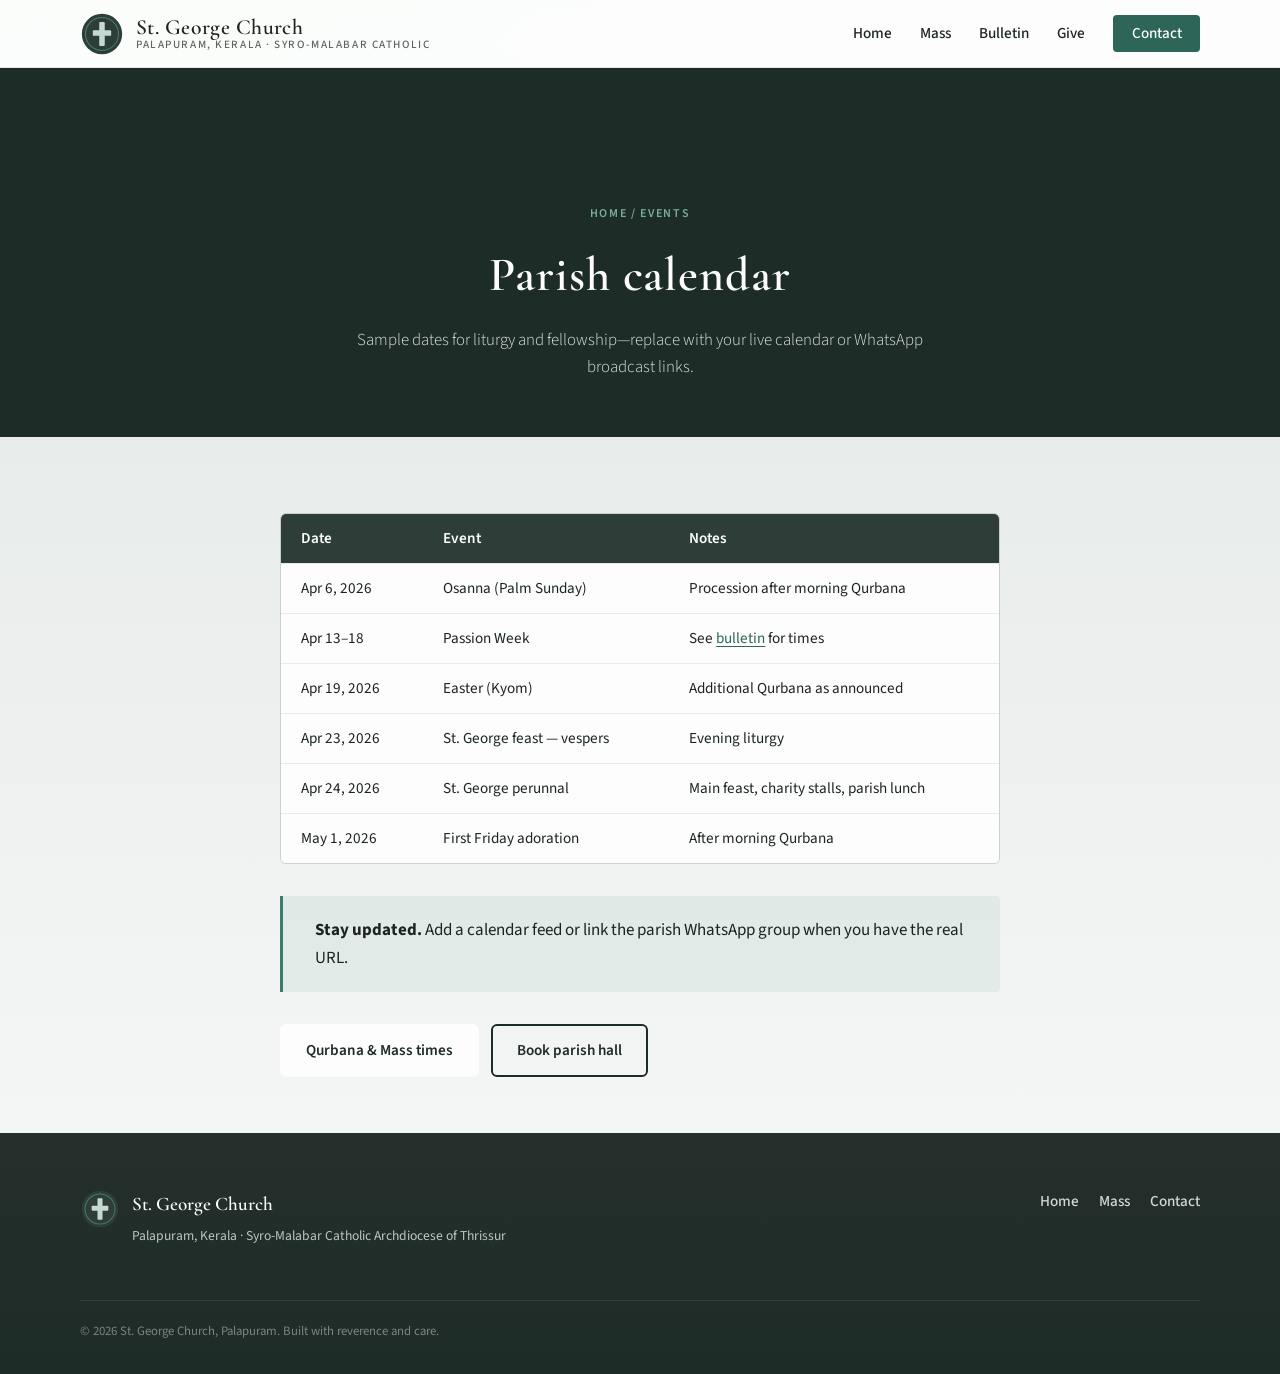
<file: events.html>
<!DOCTYPE html>
<html lang="en">
<head>
  <meta charset="UTF-8">
  <meta name="viewport" content="width=device-width, initial-scale=1.0">
  <meta name="description" content="Parish calendar: perunnal, holy days, and events at St. George Church, Palapuram.">
  <title>Events &amp; calendar | St. George Church, Palapuram</title>
  <link rel="preconnect" href="https://fonts.googleapis.com">
  <link rel="preconnect" href="https://fonts.gstatic.com" crossorigin>
  <link href="https://fonts.googleapis.com/css2?family=Cormorant+Garamond:ital,wght@0,400;0,600;0,700;1,400&family=Source+Sans+3:wght@300;400;500;600&display=swap" rel="stylesheet">
  <link rel="stylesheet" href="css/styles.css">
</head>
<body>
  <div id="site-header-root"></div>

  <main id="main" class="page-main">
    <header class="page-hero">
      <div class="container narrow">
        <p class="page-hero__crumb"><a href="index.html">Home</a> / Events</p>
        <h1 class="page-hero__title">Parish calendar</h1>
        <p class="page-hero__deck">Sample dates for liturgy and fellowship—replace with your live calendar or WhatsApp broadcast links.</p>
      </div>
    </header>

    <section class="page-section page-section--tint">
      <div class="container narrow">
        <div class="table-wrap">
          <table class="data-table">
            <thead>
              <tr><th>Date</th><th>Event</th><th>Notes</th></tr>
            </thead>
            <tbody>
              <tr><td>Apr 6, 2026</td><td>Osanna (Palm Sunday)</td><td>Procession after morning Qurbana</td></tr>
              <tr><td>Apr 13–18</td><td>Passion Week</td><td>See <a href="bulletin.html">bulletin</a> for times</td></tr>
              <tr><td>Apr 19, 2026</td><td>Easter (Kyom)</td><td>Additional Qurbana as announced</td></tr>
              <tr><td>Apr 23, 2026</td><td>St. George feast — vespers</td><td>Evening liturgy</td></tr>
              <tr><td>Apr 24, 2026</td><td>St. George perunnal</td><td>Main feast, charity stalls, parish lunch</td></tr>
              <tr><td>May 1, 2026</td><td>First Friday adoration</td><td>After morning Qurbana</td></tr>
            </tbody>
          </table>
        </div>
        <div class="alert-box">
          <p><strong>Stay updated.</strong> Add a calendar feed or link the parish WhatsApp group when you have the real URL.</p>
        </div>
        <div class="btn-row">
          <a class="btn btn-primary" href="mass-times.html">Qurbana &amp; Mass times</a>
          <a class="btn btn-ghost" style="border-color: var(--color-navy); color: var(--color-navy);" href="contact.html">Book parish hall</a>
        </div>
      </div>
    </section>
  </main>

  <div id="site-footer-root"></div>
  <script src="js/chrome.js"></script>
  <script src="js/main.js"></script>
</body>
</html>
</file>
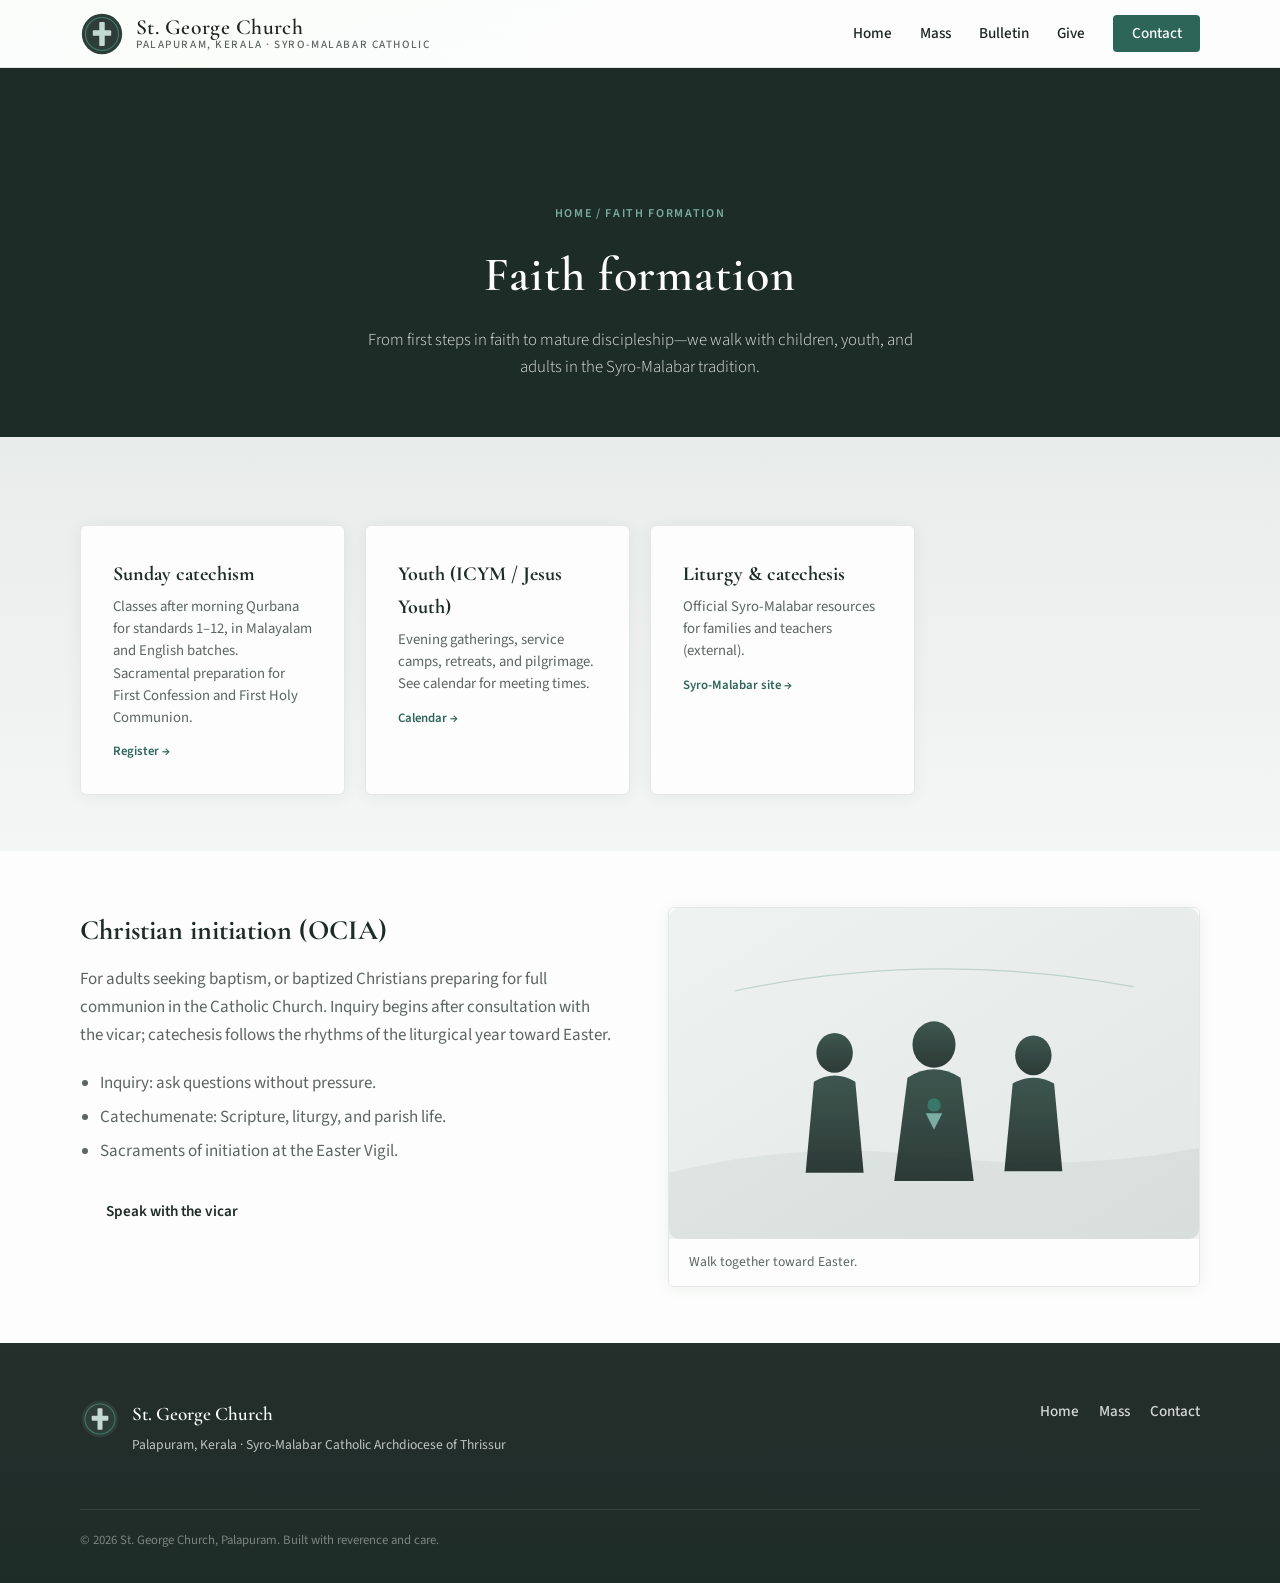
<file: faith-formation.html>
<!DOCTYPE html>
<html lang="en">
<head>
  <meta charset="UTF-8">
  <meta name="viewport" content="width=device-width, initial-scale=1.0">
  <meta name="description" content="Catechism, youth ministry, and Christian initiation at St. George Church, Palapuram.">
  <title>Faith formation | St. George Church, Palapuram</title>
  <link rel="preconnect" href="https://fonts.googleapis.com">
  <link rel="preconnect" href="https://fonts.gstatic.com" crossorigin>
  <link href="https://fonts.googleapis.com/css2?family=Cormorant+Garamond:ital,wght@0,400;0,600;0,700;1,400&family=Source+Sans+3:wght@300;400;500;600&display=swap" rel="stylesheet">
  <link rel="stylesheet" href="css/styles.css">
</head>
<body>
  <div id="site-header-root"></div>

  <main id="main" class="page-main">
    <header class="page-hero">
      <div class="container narrow">
        <p class="page-hero__crumb"><a href="index.html">Home</a> / Faith formation</p>
        <h1 class="page-hero__title">Faith formation</h1>
        <p class="page-hero__deck">From first steps in faith to mature discipleship—we walk with children, youth, and adults in the Syro-Malabar tradition.</p>
      </div>
    </header>

    <section class="page-section page-section--tint">
      <div class="container">
        <div class="link-grid">
          <a class="link-card" href="contact.html">
            <h3>Sunday catechism</h3>
            <p>Classes after morning Qurbana for standards 1–12, in Malayalam and English batches. Sacramental preparation for First Confession and First Holy Communion.</p>
            <span class="link-card-meta">Register →</span>
          </a>
          <a class="link-card" href="events.html">
            <h3>Youth (ICYM / Jesus Youth)</h3>
            <p>Evening gatherings, service camps, retreats, and pilgrimage. See calendar for meeting times.</p>
            <span class="link-card-meta">Calendar →</span>
          </a>
          <a class="link-card" href="https://www.syromalabarchurch.in/liturgy" rel="noopener noreferrer" target="_blank">
            <h3>Liturgy &amp; catechesis</h3>
            <p>Official Syro-Malabar resources for families and teachers (external).</p>
            <span class="link-card-meta">Syro-Malabar site →</span>
          </a>
        </div>
      </div>
    </section>

    <section class="page-section page-section--alt" id="rcia">
      <div class="container two-col">
        <div class="prose">
          <h2>Christian initiation (OCIA)</h2>
          <p>For adults seeking baptism, or baptized Christians preparing for full communion in the Catholic Church. Inquiry begins after consultation with the vicar; catechesis follows the rhythms of the liturgical year toward Easter.</p>
          <ul>
            <li>Inquiry: ask questions without pressure.</li>
            <li>Catechumenate: Scripture, liturgy, and parish life.</li>
            <li>Sacraments of initiation at the Easter Vigil.</li>
          </ul>
          <p><a class="btn btn-primary" href="contact.html">Speak with the vicar</a></p>
        </div>
        <figure class="media-figure">
          <img src="images/welcome-gathering.svg" width="640" height="400" alt="Illustration of community gathering" loading="lazy">
          <figcaption>Walk together toward Easter.</figcaption>
        </figure>
      </div>
    </section>
  </main>

  <div id="site-footer-root"></div>
  <script src="js/chrome.js"></script>
  <script src="js/main.js"></script>
</body>
</html>
</file>
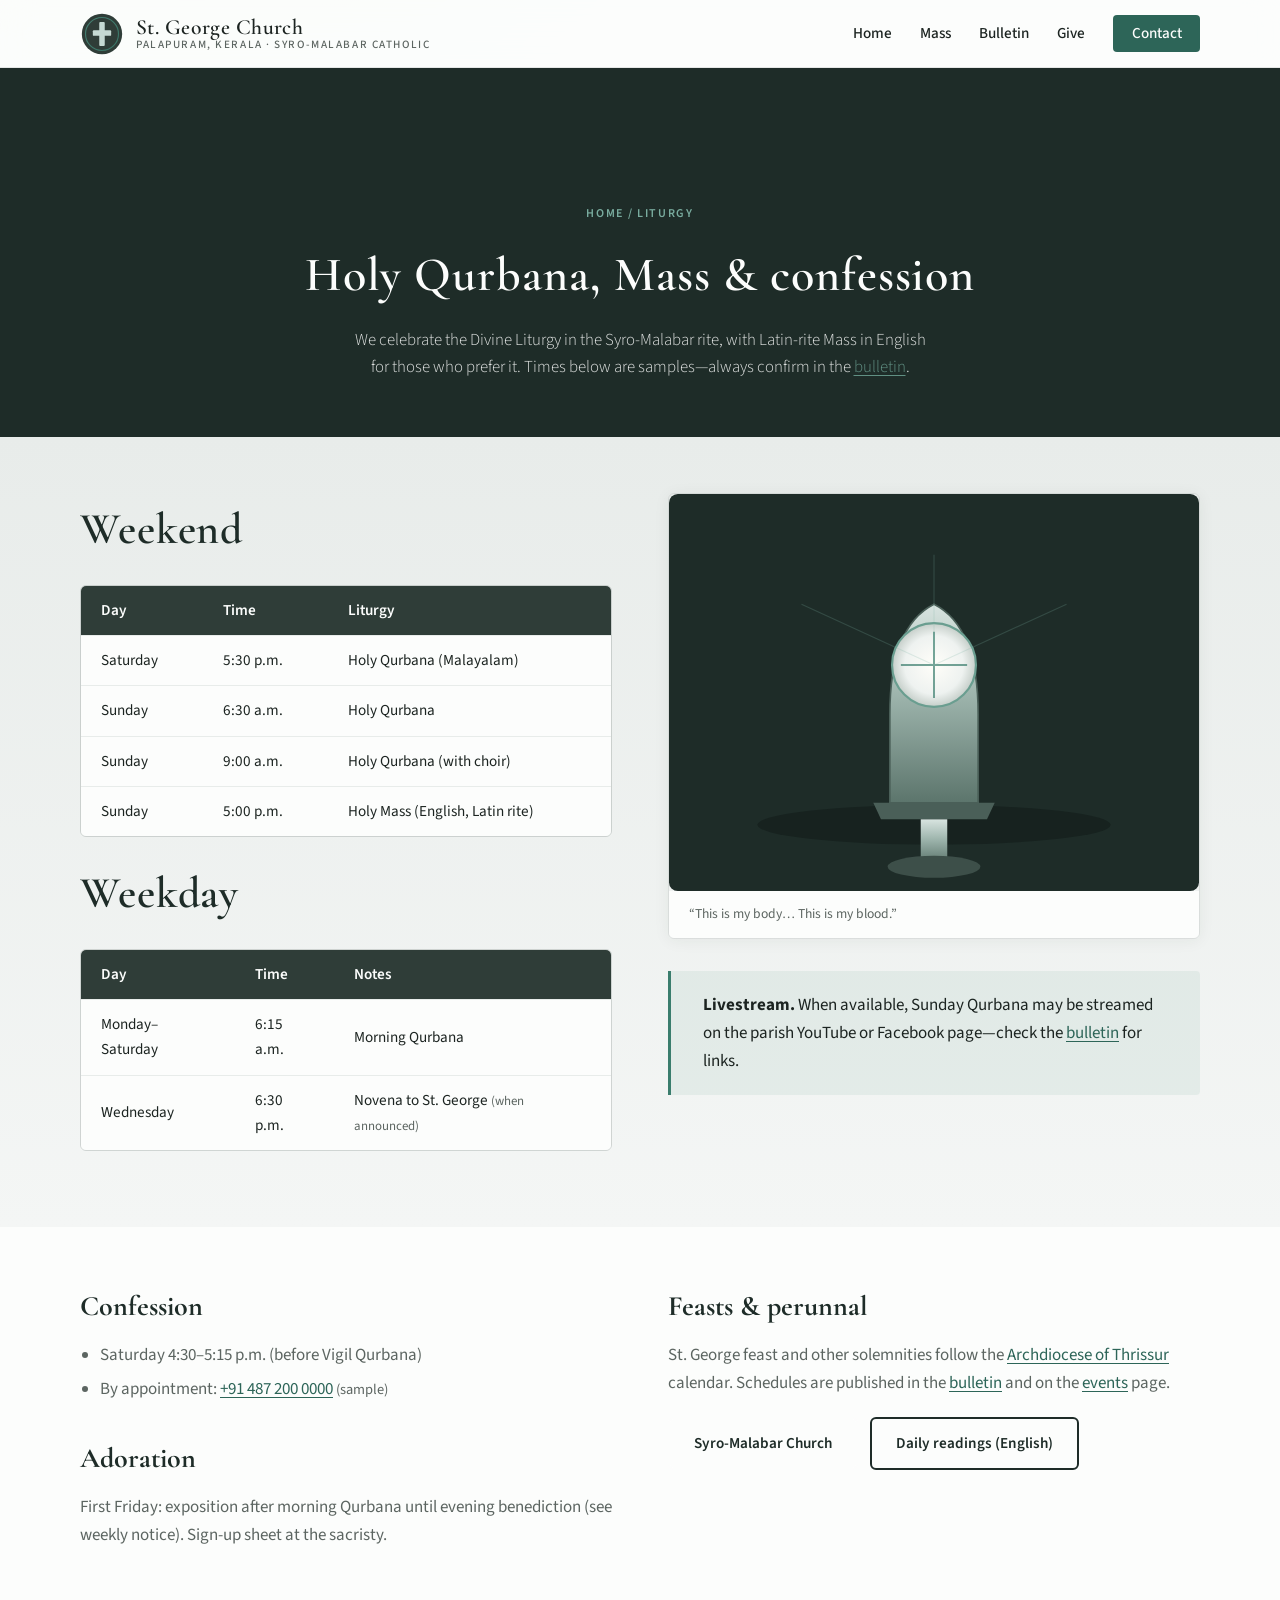
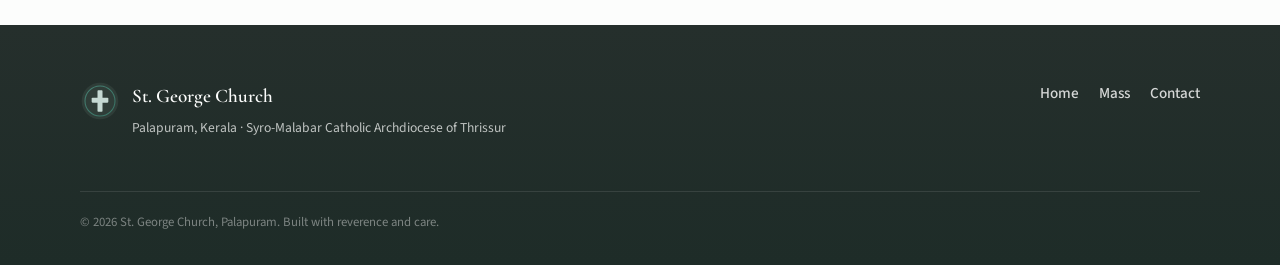
<file: mass-times.html>
<!DOCTYPE html>
<html lang="en">
<head>
  <meta charset="UTF-8">
  <meta name="viewport" content="width=device-width, initial-scale=1.0">
  <meta name="description" content="Holy Qurbana and Mass times, confession, and adoration at St. George Church, Palapuram, Kerala.">
  <title>Qurbana &amp; Mass | St. George Church, Palapuram</title>
  <link rel="preconnect" href="https://fonts.googleapis.com">
  <link rel="preconnect" href="https://fonts.gstatic.com" crossorigin>
  <link href="https://fonts.googleapis.com/css2?family=Cormorant+Garamond:ital,wght@0,400;0,600;0,700;1,400&family=Source+Sans+3:wght@300;400;500;600&display=swap" rel="stylesheet">
  <link rel="stylesheet" href="css/styles.css">
</head>
<body>
  <div id="site-header-root"></div>

  <main id="main" class="page-main">
    <header class="page-hero">
      <div class="container narrow">
        <p class="page-hero__crumb"><a href="index.html">Home</a> / Liturgy</p>
        <h1 class="page-hero__title">Holy Qurbana, Mass &amp; confession</h1>
        <p class="page-hero__deck">We celebrate the Divine Liturgy in the Syro-Malabar rite, with Latin-rite Mass in English for those who prefer it. Times below are samples—always confirm in the <a href="bulletin.html">bulletin</a>.</p>
      </div>
    </header>

    <section class="page-section page-section--tint">
      <div class="container">
        <div class="two-col">
          <div>
            <h2 class="section-title" style="margin-top: 0;">Weekend</h2>
            <div class="table-wrap">
              <table class="data-table">
                <thead>
                  <tr><th>Day</th><th>Time</th><th>Liturgy</th></tr>
                </thead>
                <tbody>
                  <tr><td>Saturday</td><td>5:30 p.m.</td><td>Holy Qurbana (Malayalam)</td></tr>
                  <tr><td>Sunday</td><td>6:30 a.m.</td><td>Holy Qurbana</td></tr>
                  <tr><td>Sunday</td><td>9:00 a.m.</td><td>Holy Qurbana (with choir)</td></tr>
                  <tr><td>Sunday</td><td>5:00 p.m.</td><td>Holy Mass (English, Latin rite)</td></tr>
                </tbody>
              </table>
            </div>
            <h2 class="section-title">Weekday</h2>
            <div class="table-wrap">
              <table class="data-table">
                <thead>
                  <tr><th>Day</th><th>Time</th><th>Notes</th></tr>
                </thead>
                <tbody>
                  <tr><td>Monday–Saturday</td><td>6:15 a.m.</td><td>Morning Qurbana</td></tr>
                  <tr><td>Wednesday</td><td>6:30 p.m.</td><td>Novena to St. George <span class="contact-note">(when announced)</span></td></tr>
                </tbody>
              </table>
            </div>
          </div>
          <div>
            <figure class="media-figure">
              <img src="images/eucharist.svg" width="480" height="360" alt="Illustration of chalice and host" loading="lazy">
              <figcaption>“This is my body… This is my blood.”</figcaption>
            </figure>
            <div class="alert-box" style="margin-top: var(--space-lg);">
              <p><strong>Livestream.</strong> When available, Sunday Qurbana may be streamed on the parish YouTube or Facebook page—check the <a href="bulletin.html">bulletin</a> for links.</p>
            </div>
          </div>
        </div>
      </div>
    </section>

    <section class="page-section page-section--alt">
      <div class="container two-col">
        <div class="prose">
          <h2>Confession</h2>
          <ul>
            <li>Saturday 4:30–5:15 p.m. (before Vigil Qurbana)</li>
            <li>By appointment: <a href="tel:+914872000000">+91 487 200 0000</a> <span class="contact-note">(sample)</span></li>
          </ul>
          <h2>Adoration</h2>
          <p>First Friday: exposition after morning Qurbana until evening benediction (see weekly notice). Sign-up sheet at the sacristy.</p>
        </div>
        <div class="prose">
          <h2>Feasts &amp; perunnal</h2>
          <p>St. George feast and other solemnities follow the <a href="https://thrissurarchdiocese.org/" rel="noopener noreferrer" target="_blank">Archdiocese of Thrissur</a> calendar. Schedules are published in the <a href="bulletin.html">bulletin</a> and on the <a href="events.html">events</a> page.</p>
          <div class="btn-row">
            <a class="btn btn-primary" href="https://www.syromalabarchurch.in/" rel="noopener noreferrer" target="_blank">Syro-Malabar Church</a>
            <a class="btn btn-ghost" style="border-color: var(--color-navy); color: var(--color-navy);" href="https://www.usccb.org/prayer-and-worship/the-mass/daily-readings" rel="noopener noreferrer" target="_blank">Daily readings (English)</a>
          </div>
        </div>
      </div>
    </section>
  </main>

  <div id="site-footer-root"></div>
  <script src="js/chrome.js"></script>
  <script src="js/main.js"></script>
</body>
</html>
</file>
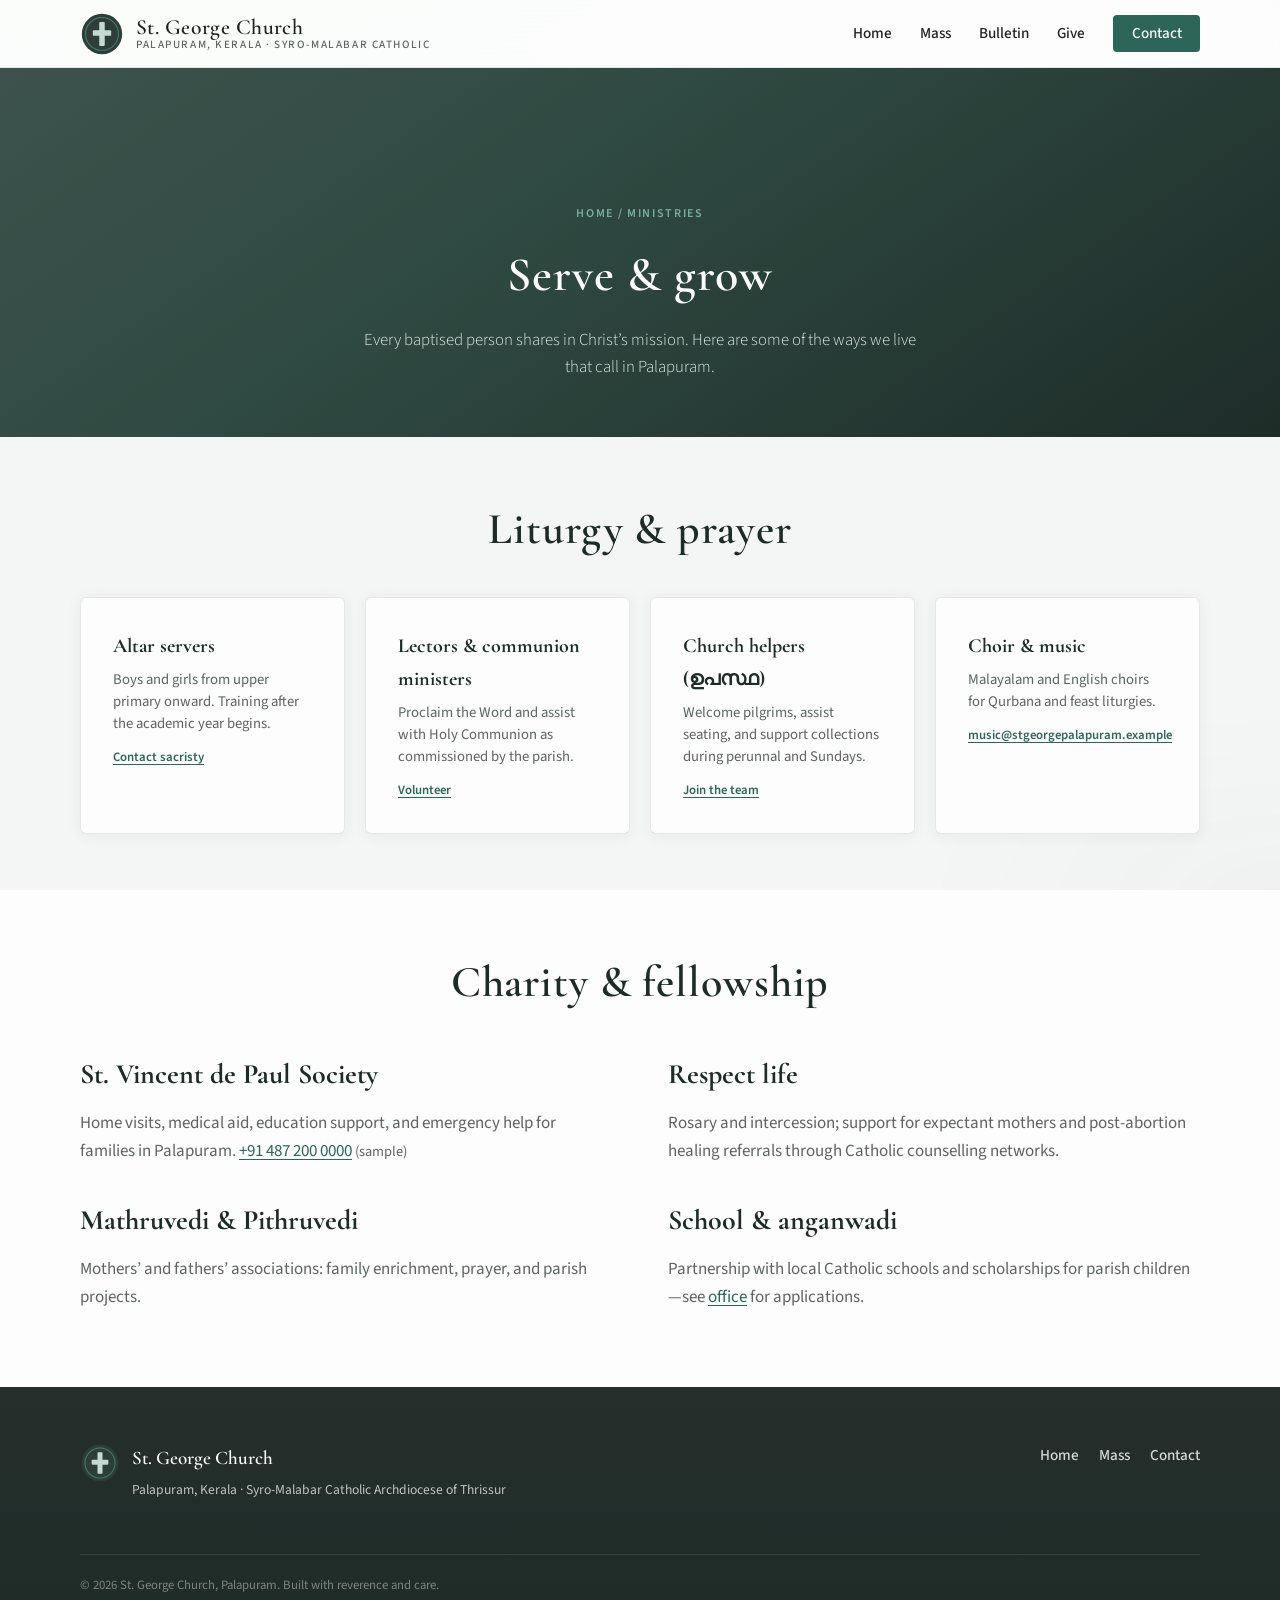
<file: ministries.html>
<!DOCTYPE html>
<html lang="en">
<head>
  <meta charset="UTF-8">
  <meta name="viewport" content="width=device-width, initial-scale=1.0">
  <meta name="description" content="Liturgy, outreach, prayer groups, and associations at St. George Church, Palapuram.">
  <title>Ministries | St. George Church, Palapuram</title>
  <link rel="preconnect" href="https://fonts.googleapis.com">
  <link rel="preconnect" href="https://fonts.gstatic.com" crossorigin>
  <link href="https://fonts.googleapis.com/css2?family=Cormorant+Garamond:ital,wght@0,400;0,600;0,700;1,400&family=Source+Sans+3:wght@300;400;500;600&display=swap" rel="stylesheet">
  <link rel="stylesheet" href="css/styles.css">
</head>
<body>
  <div id="site-header-root"></div>

  <main id="main" class="page-main">
    <header class="page-hero page-hero--accent">
      <div class="container narrow">
        <p class="page-hero__crumb"><a href="index.html">Home</a> / Ministries</p>
        <h1 class="page-hero__title">Serve &amp; grow</h1>
        <p class="page-hero__deck">Every baptised person shares in Christ’s mission. Here are some of the ways we live that call in Palapuram.</p>
      </div>
    </header>

    <section class="page-section" id="liturgy">
      <div class="container">
        <h2 class="section-title" style="text-align: center; margin-bottom: var(--space-lg);">Liturgy &amp; prayer</h2>
        <div class="link-grid">
          <div class="link-card" style="cursor: default;">
            <h3>Altar servers</h3>
            <p>Boys and girls from upper primary onward. Training after the academic year begins.</p>
            <span class="link-card-meta"><a href="contact.html">Contact sacristy</a></span>
          </div>
          <div class="link-card" style="cursor: default;">
            <h3>Lectors &amp; communion ministers</h3>
            <p>Proclaim the Word and assist with Holy Communion as commissioned by the parish.</p>
            <span class="link-card-meta"><a href="contact.html">Volunteer</a></span>
          </div>
          <div class="link-card" style="cursor: default;">
            <h3>Church helpers (ഉപസ്ഥ)</h3>
            <p>Welcome pilgrims, assist seating, and support collections during perunnal and Sundays.</p>
            <span class="link-card-meta"><a href="contact.html">Join the team</a></span>
          </div>
          <div class="link-card" style="cursor: default;">
            <h3>Choir &amp; music</h3>
            <p>Malayalam and English choirs for Qurbana and feast liturgies.</p>
            <span class="link-card-meta"><a href="mailto:music@stgeorgepalapuram.example">music@stgeorgepalapuram.example</a></span>
          </div>
        </div>
      </div>
    </section>

    <section class="page-section page-section--alt" id="outreach">
      <div class="container">
        <h2 class="section-title" style="text-align: center; margin-bottom: var(--space-lg);">Charity &amp; fellowship</h2>
        <div class="two-col">
          <div class="prose">
            <h2 style="margin-top: 0;">St. Vincent de Paul Society</h2>
            <p>Home visits, medical aid, education support, and emergency help for families in Palapuram. <a href="tel:+914872000000">+91 487 200 0000</a> <span class="contact-note">(sample)</span></p>
            <h2 id="fraternal">Mathruvedi &amp; Pithruvedi</h2>
            <p>Mothers’ and fathers’ associations: family enrichment, prayer, and parish projects.</p>
          </div>
          <div class="prose">
            <h2 style="margin-top: 0;">Respect life</h2>
            <p>Rosary and intercession; support for expectant mothers and post-abortion healing referrals through Catholic counselling networks.</p>
            <h2>School &amp; anganwadi</h2>
            <p>Partnership with local Catholic schools and scholarships for parish children—see <a href="contact.html">office</a> for applications.</p>
          </div>
        </div>
      </div>
    </section>
  </main>

  <div id="site-footer-root"></div>
  <script src="js/chrome.js"></script>
  <script src="js/main.js"></script>
</body>
</html>
</file>
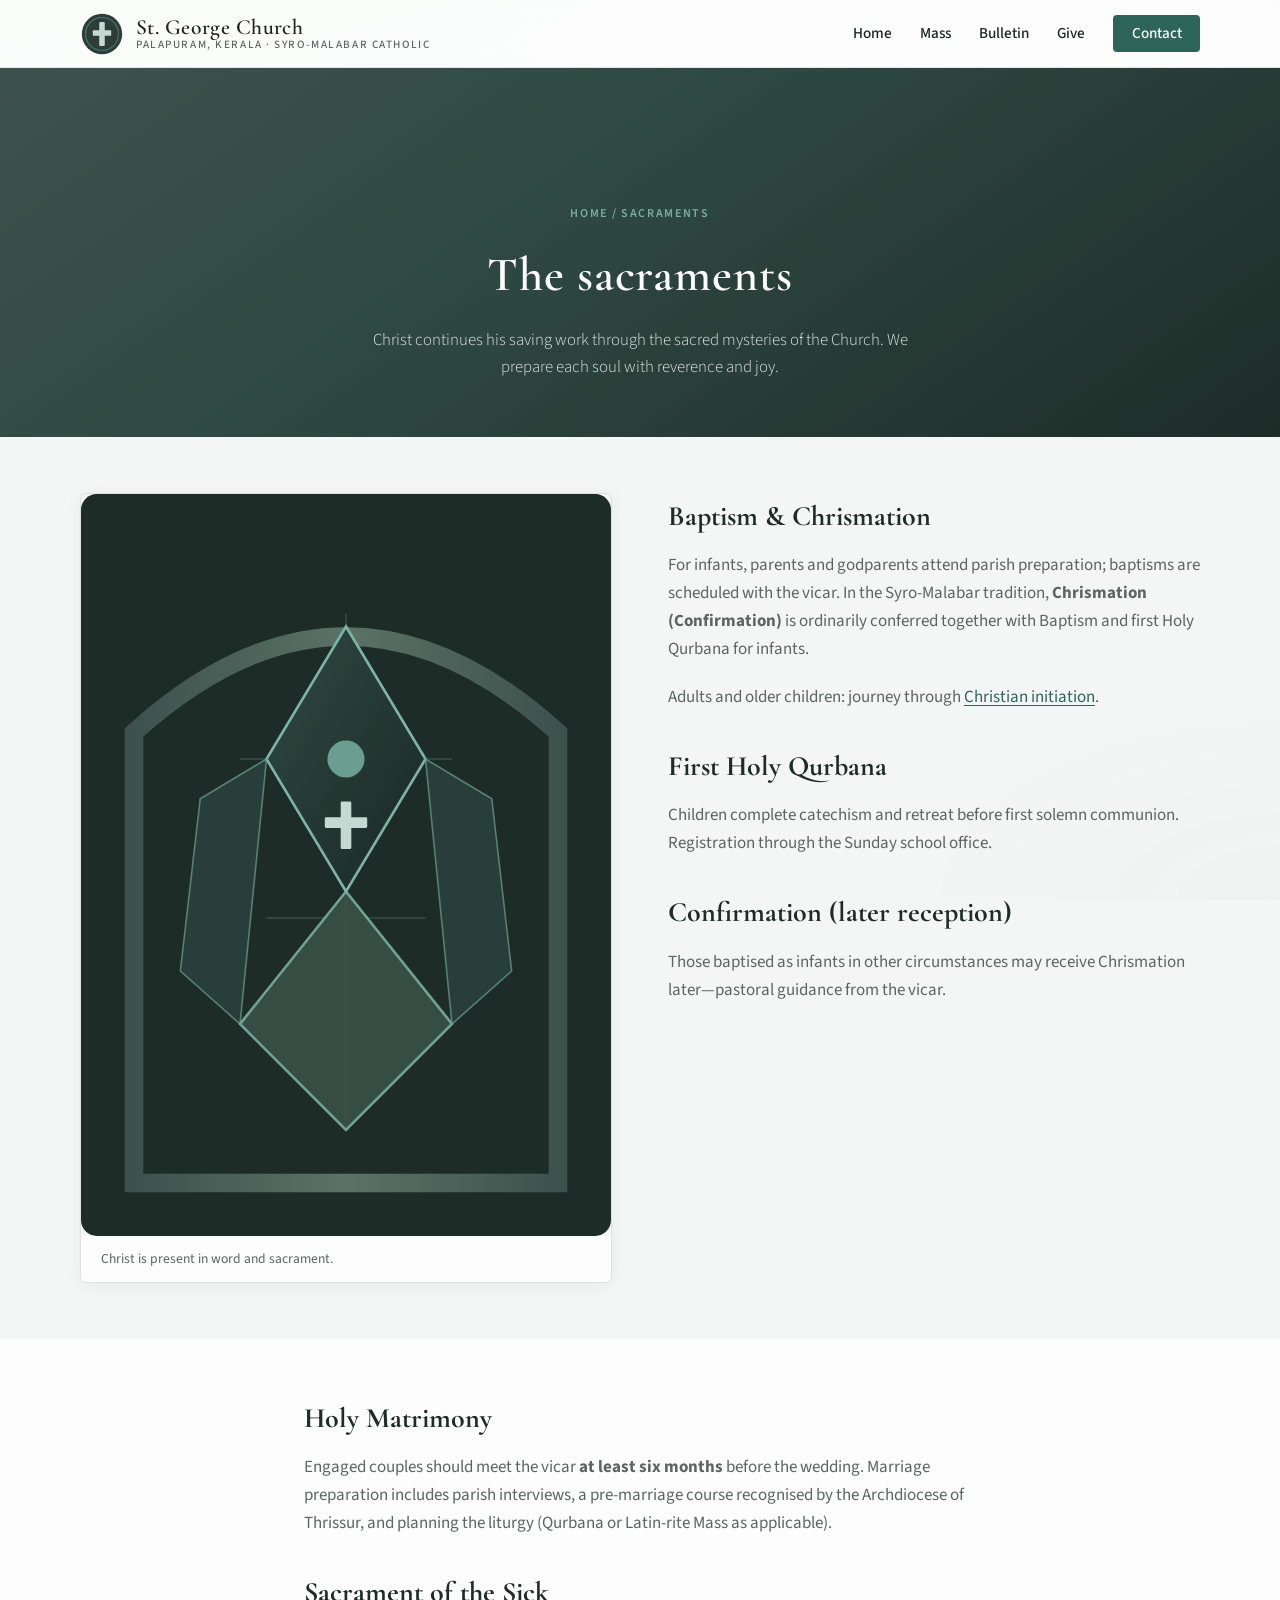
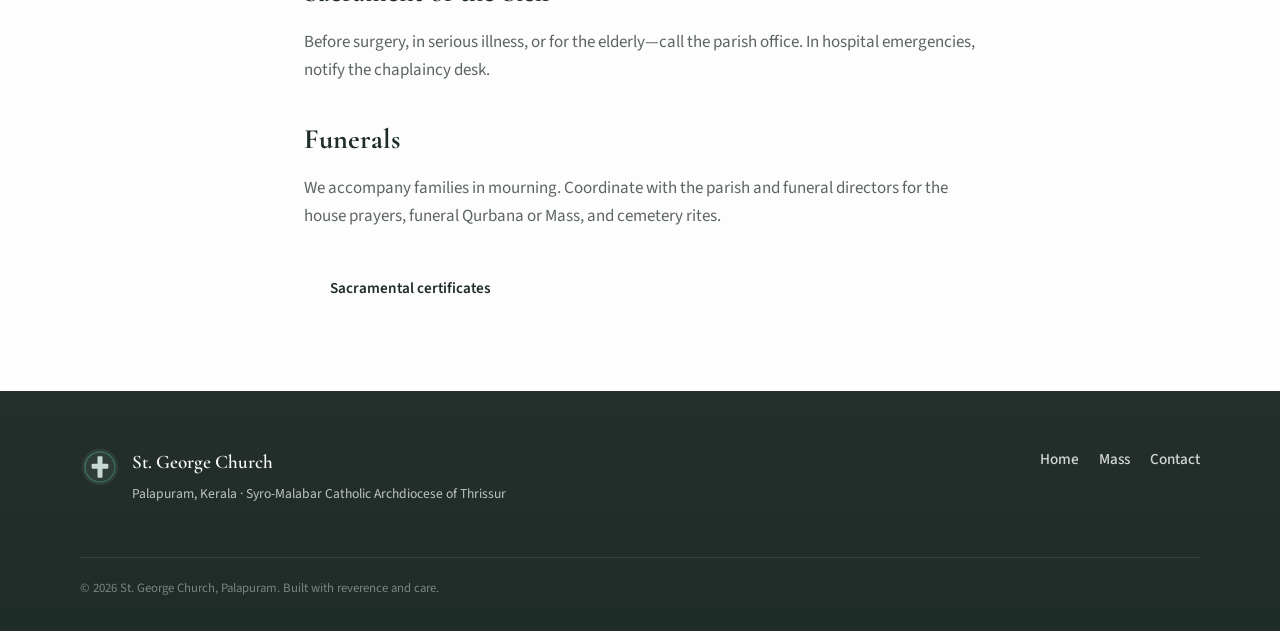
<file: sacraments.html>
<!DOCTYPE html>
<html lang="en">
<head>
  <meta charset="UTF-8">
  <meta name="viewport" content="width=device-width, initial-scale=1.0">
  <meta name="description" content="Baptism, Chrismation, Holy Qurbana, marriage, and sacraments at St. George Church, Palapuram.">
  <title>Sacraments | St. George Church, Palapuram</title>
  <link rel="preconnect" href="https://fonts.googleapis.com">
  <link rel="preconnect" href="https://fonts.gstatic.com" crossorigin>
  <link href="https://fonts.googleapis.com/css2?family=Cormorant+Garamond:ital,wght@0,400;0,600;0,700;1,400&family=Source+Sans+3:wght@300;400;500;600&display=swap" rel="stylesheet">
  <link rel="stylesheet" href="css/styles.css">
</head>
<body>
  <div id="site-header-root"></div>

  <main id="main" class="page-main">
    <header class="page-hero page-hero--accent">
      <div class="container narrow">
        <p class="page-hero__crumb"><a href="index.html">Home</a> / Sacraments</p>
        <h1 class="page-hero__title">The sacraments</h1>
        <p class="page-hero__deck">Christ continues his saving work through the sacred mysteries of the Church. We prepare each soul with reverence and joy.</p>
      </div>
    </header>

    <section class="page-section">
      <div class="container two-col">
        <figure class="media-figure">
          <img src="images/stained-glass.svg" width="400" height="560" alt="Ornamental arch with cross" loading="lazy">
          <figcaption>Christ is present in word and sacrament.</figcaption>
        </figure>
        <div class="prose">
          <h2>Baptism &amp; Chrismation</h2>
          <p>For infants, parents and godparents attend parish preparation; baptisms are scheduled with the vicar. In the Syro-Malabar tradition, <strong>Chrismation (Confirmation)</strong> is ordinarily conferred together with Baptism and first Holy Qurbana for infants.</p>
          <p>Adults and older children: journey through <a href="faith-formation.html#rcia">Christian initiation</a>.</p>
          <h2>First Holy Qurbana</h2>
          <p>Children complete catechism and retreat before first solemn communion. Registration through the Sunday school office.</p>
          <h2>Confirmation (later reception)</h2>
          <p>Those baptised as infants in other circumstances may receive Chrismation later—pastoral guidance from the vicar.</p>
        </div>
      </div>
    </section>

    <section class="page-section page-section--alt" id="marriage">
      <div class="container narrow prose">
        <h2>Holy Matrimony</h2>
        <p>Engaged couples should meet the vicar <strong>at least six months</strong> before the wedding. Marriage preparation includes parish interviews, a pre-marriage course recognised by the Archdiocese of Thrissur, and planning the liturgy (Qurbana or Latin-rite Mass as applicable).</p>
        <h2>Sacrament of the Sick</h2>
        <p>Before surgery, in serious illness, or for the elderly—call the parish office. In hospital emergencies, notify the chaplaincy desk.</p>
        <h2>Funerals</h2>
        <p>We accompany families in mourning. Coordinate with the parish and funeral directors for the house prayers, funeral Qurbana or Mass, and cemetery rites.</p>
        <p class="btn-row" style="margin-top: var(--space-lg);">
          <a class="btn btn-primary" href="contact.html">Sacramental certificates</a>
        </p>
      </div>
    </section>
  </main>

  <div id="site-footer-root"></div>
  <script src="js/chrome.js"></script>
  <script src="js/main.js"></script>
</body>
</html>
</file>
<file: css/styles.css>
/* St. George Church, Palapuram — professional green & grey system */

:root {
  --color-bg: #f4f6f5;
  --color-bg-deep: #e8ecea;
  --color-ink: #1c2421;
  --color-ink-muted: #5c6561;
  --color-navy: #1e2c28;
  --color-navy-soft: #2f4a42;
  --color-accent: #3a7d6d;
  --color-accent-soft: #6a9e90;
  --color-accent-strong: #2d6558;
  /* Legacy names map to green accent (keeps existing rules coherent) */
  --color-gold: #4a8b7c;
  --color-gold-bright: #7eb3a5;
  --color-burgundy: #3a7d6d;
  --color-white: #fcfdfc;
  --color-border: rgba(30, 44, 40, 0.1);
  --color-border-strong: rgba(30, 44, 40, 0.16);
  --font-serif: "Cormorant Garamond", Georgia, "Times New Roman", serif;
  --font-sans: "Source Sans 3", system-ui, sans-serif;
  --space-xs: 0.35rem;
  --space-sm: 0.75rem;
  --space-md: 1.25rem;
  --space-lg: 2rem;
  --space-xl: 3.5rem;
  --space-2xl: 5rem;
  --radius: 6px;
  --radius-sm: 4px;
  --shadow-soft: 0 2px 16px rgba(30, 44, 40, 0.06);
  --shadow-card: 0 8px 32px rgba(30, 44, 40, 0.08);
  --header-h: 4.25rem;
  --tap-min: 2.75rem;
  --transition: 0.2s ease;
}

*,
*::before,
*::after {
  box-sizing: border-box;
}

html {
  scroll-behavior: smooth;
  -webkit-text-size-adjust: 100%;
  text-size-adjust: 100%;
}

@media (prefers-reduced-motion: reduce) {
  html {
    scroll-behavior: auto;
  }

  *,
  *::before,
  *::after {
    animation-duration: 0.01ms !important;
    transition-duration: 0.01ms !important;
  }
}

body {
  margin: 0;
  font-family: var(--font-sans);
  font-size: 1.0625rem;
  font-weight: 400;
  line-height: 1.65;
  color: var(--color-ink);
  background-color: var(--color-bg);
  padding-left: env(safe-area-inset-left, 0);
  padding-right: env(safe-area-inset-right, 0);
}

body::before {
  content: "";
  position: fixed;
  inset: 0;
  z-index: -1;
  pointer-events: none;
  opacity: 0.55;
  background-image: radial-gradient(ellipse 70% 50% at 15% -10%, rgba(58, 125, 109, 0.06) 0%, transparent 55%),
    radial-gradient(ellipse 60% 45% at 100% 100%, rgba(94, 108, 102, 0.05) 0%, transparent 50%);
}

.skip-link {
  position: absolute;
  top: -100%;
  left: var(--space-md);
  z-index: 200;
  padding: var(--space-sm) var(--space-md);
  background: var(--color-navy);
  color: var(--color-white);
  font-weight: 600;
  text-decoration: none;
  border-radius: var(--radius);
}

.skip-link:focus {
  top: var(--space-sm);
}

.visually-hidden {
  position: absolute;
  width: 1px;
  height: 1px;
  padding: 0;
  margin: -1px;
  overflow: hidden;
  clip: rect(0, 0, 0, 0);
  white-space: nowrap;
  border: 0;
}

img {
  max-width: 100%;
  height: auto;
}

a {
  color: var(--color-accent-strong);
  text-decoration-thickness: 1px;
  text-underline-offset: 0.2em;
}

a:hover {
  color: var(--color-navy-soft);
}

.container {
  width: min(1120px, 100% - 2.5rem);
  margin-inline: auto;
}

.container.narrow {
  width: min(720px, 100% - 2.5rem);
}

@media (max-width: 480px) {
  .container,
  .container.narrow {
    width: min(1120px, 100% - 1.25rem);
  }
}

/* —— Header —— */
.site-header {
  position: fixed;
  top: 0;
  left: 0;
  right: 0;
  z-index: 100;
  height: var(--header-h);
  background: rgba(252, 253, 252, 0.92);
  backdrop-filter: blur(16px);
  border-bottom: 1px solid var(--color-border);
  transition: box-shadow var(--transition);
}

.site-header.is-scrolled {
  box-shadow: var(--shadow-soft);
}

.header-inner {
  display: flex;
  align-items: center;
  justify-content: space-between;
  height: 100%;
  width: min(1120px, 100% - 2rem);
  margin-inline: auto;
  position: relative;
}

@media (max-width: 480px) {
  .header-inner {
    width: min(1120px, 100% - 1rem);
  }

  :root {
    --header-h: 3.75rem;
  }
}

.logo {
  display: flex;
  align-items: center;
  gap: var(--space-sm);
  text-decoration: none;
  color: inherit;
}

.logo-mark {
  display: flex;
  align-items: center;
  justify-content: center;
  flex-shrink: 0;
  width: 44px;
  height: 44px;
}

.logo-mark img {
  width: 44px;
  height: 44px;
  display: block;
  object-fit: contain;
}

.logo-text {
  display: flex;
  flex-direction: column;
  line-height: 1.15;
}

.logo-name {
  font-family: var(--font-serif);
  font-size: clamp(1.05rem, 3.5vw, 1.35rem);
  font-weight: 600;
  letter-spacing: 0.02em;
}

.logo-tag {
  font-size: clamp(0.62rem, 2vw, 0.7rem);
  text-transform: uppercase;
  letter-spacing: 0.14em;
  color: var(--color-ink-muted);
  font-weight: 500;
}

.nav-toggle {
  display: none;
  flex-direction: column;
  justify-content: center;
  gap: 5px;
  width: 44px;
  height: 44px;
  padding: 0;
  border: none;
  background: transparent;
  cursor: pointer;
}

.nav-toggle-bar {
  display: block;
  width: 22px;
  height: 2px;
  background: var(--color-navy-soft);
  margin-inline: auto;
  transition: transform var(--transition), opacity var(--transition);
}

body.nav-open .nav-toggle-bar:nth-child(1) {
  transform: translateY(7px) rotate(45deg);
}

body.nav-open .nav-toggle-bar:nth-child(2) {
  opacity: 0;
}

body.nav-open .nav-toggle-bar:nth-child(3) {
  transform: translateY(-7px) rotate(-45deg);
}

.nav-list {
  display: flex;
  flex-wrap: wrap;
  align-items: center;
  gap: 0.15rem 1.75rem;
  list-style: none;
  margin: 0;
  padding: 0;
}

.nav-list a {
  font-size: 0.95rem;
  font-weight: 500;
  color: var(--color-ink);
  text-decoration: none;
}

.nav-list a:hover {
  color: var(--color-accent-strong);
}

.nav-cta {
  padding: 0.45rem 1.15rem;
  background: var(--color-accent-strong);
  color: var(--color-white) !important;
  border-radius: var(--radius-sm);
}

.nav-cta:hover {
  background: var(--color-navy);
  color: var(--color-white) !important;
}

@media (max-width: 860px) {
  .nav-toggle {
    display: flex;
    z-index: 120;
    flex-shrink: 0;
    min-width: var(--tap-min);
    min-height: var(--tap-min);
    margin-right: calc(-1 * var(--space-xs));
    touch-action: manipulation;
  }

  .nav-backdrop {
    display: block;
    position: fixed;
    inset: 0;
    z-index: 105;
    background: rgba(30, 44, 40, 0.45);
    opacity: 0;
    visibility: hidden;
    transition: opacity var(--transition), visibility var(--transition);
  }

  body.nav-open .nav-backdrop {
    opacity: 1;
    visibility: visible;
  }

  .site-nav {
    position: fixed;
    top: 0;
    right: 0;
    bottom: 0;
    left: 0;
    width: 100%;
    max-width: none;
    max-height: none;
    height: 100dvh;
    padding: calc(var(--header-h) + env(safe-area-inset-top, 0px) + var(--space-md))
      max(var(--space-lg), env(safe-area-inset-right, 0px))
      max(var(--space-lg), env(safe-area-inset-bottom, 0px))
      max(var(--space-lg), env(safe-area-inset-left, 0px));
    background: var(--color-white);
    box-shadow: none;
    transform: translateX(100%);
    transition: transform var(--transition);
    overflow-y: auto;
    -webkit-overflow-scrolling: touch;
    z-index: 110;
  }

  .site-nav.is-open {
    transform: translateX(0);
  }

  .nav-list {
    flex-direction: column;
    align-items: stretch;
    gap: 0;
    max-width: 28rem;
    margin-inline: auto;
  }

  .nav-list li {
    border-bottom: 1px solid var(--color-bg-deep);
  }

  .nav-list a {
    display: flex;
    align-items: center;
    min-height: var(--tap-min);
    padding: var(--space-sm) 0;
    font-size: 1.05rem;
  }

  .nav-cta {
    margin-top: var(--space-md);
    justify-content: center;
    min-height: var(--tap-min);
    padding: 0.65rem 1.25rem;
    border-radius: 6px;
  }
}

@media (min-width: 861px) {
  .nav-backdrop {
    display: none;
  }
}

body.nav-open {
  overflow: hidden;
}

.site-nav {
  touch-action: pan-y;
}

/* —— Hero —— */
.hero {
  position: relative;
  min-height: 100vh;
  min-height: 100dvh;
  display: flex;
  flex-direction: column;
  align-items: center;
  justify-content: center;
  padding: calc(var(--header-h) + var(--space-xl)) var(--space-md) var(--space-2xl);
  text-align: center;
}

.hero-bg {
  position: absolute;
  inset: 0;
  z-index: 0;
  background:
    linear-gradient(
      165deg,
      rgba(30, 44, 40, 0.92) 0%,
      rgba(47, 74, 66, 0.85) 50%,
      rgba(74, 90, 84, 0.75) 100%
    ),
    radial-gradient(ellipse 100% 80% at 50% 0%, rgba(106, 158, 144, 0.14), transparent 55%),
    var(--color-navy-soft);
  background-size: 100% 100%, 100% 100%, auto;
}

.hero-bg::before {
  content: "";
  position: absolute;
  inset: 0;
  opacity: 0.05;
  background-image: url("data:image/svg+xml,%3Csvg width='72' height='72' viewBox='0 0 72 72' xmlns='http://www.w3.org/2000/svg'%3E%3Cpath d='M36 4v64M4 36h64' stroke='%237eb3a5' stroke-width='0.4' fill='none'/%3E%3Ccircle cx='36' cy='36' r='1.5' fill='%237eb3a5' opacity='0.4'/%3E%3C/svg%3E");
}

.hero-content {
  position: relative;
  z-index: 1;
  max-width: 38rem;
}

.hero-eyebrow {
  font-family: var(--font-serif);
  font-size: 1.05rem;
  font-style: italic;
  font-weight: 500;
  color: var(--color-accent-soft);
  letter-spacing: 0.06em;
  text-transform: none;
  margin: 0 0 var(--space-sm);
}

.hero-title {
  font-family: var(--font-serif);
  font-size: clamp(2.75rem, 7vw, 4.25rem);
  font-weight: 600;
  line-height: 1.08;
  color: var(--color-white);
  margin: 0 0 var(--space-md);
  letter-spacing: 0.02em;
}

.hero-lead {
  font-size: 1.125rem;
  font-weight: 300;
  color: rgba(255, 254, 249, 0.9);
  margin: 0 0 var(--space-lg);
  line-height: 1.7;
}

.hero-actions {
  display: flex;
  flex-wrap: wrap;
  gap: var(--space-sm);
  justify-content: center;
}

.btn {
  display: inline-flex;
  align-items: center;
  justify-content: center;
  padding: 0.75rem 1.5rem;
  font-family: var(--font-sans);
  font-size: 0.95rem;
  font-weight: 600;
  text-decoration: none;
  border-radius: var(--radius);
  border: 2px solid transparent;
  cursor: pointer;
  transition: background var(--transition), color var(--transition), border-color var(--transition);
}

.btn-primary {
  background: var(--color-white);
  color: var(--color-navy);
  border-color: var(--color-white);
}

.btn-primary:hover {
  background: var(--color-bg-deep);
  border-color: var(--color-bg-deep);
  color: var(--color-navy);
}

.btn-ghost {
  background: transparent;
  color: var(--color-white);
  border-color: rgba(255, 254, 249, 0.45);
}

.btn-ghost:hover {
  background: rgba(255, 254, 249, 0.1);
  border-color: var(--color-white);
  color: var(--color-white);
}

.hero-scroll {
  position: absolute;
  bottom: var(--space-lg);
  left: 50%;
  transform: translateX(-50%);
  z-index: 1;
  display: flex;
  flex-direction: column;
  align-items: center;
  gap: var(--space-xs);
  font-size: 0.7rem;
  text-transform: uppercase;
  letter-spacing: 0.2em;
  color: rgba(255, 254, 249, 0.45);
}

.hero-scroll-line {
  width: 1px;
  height: 2.5rem;
  background: linear-gradient(to bottom, rgba(126, 179, 165, 0.55), transparent);
}

/* —— Sections —— */
.section {
  padding: var(--space-2xl) 0;
}

.section-welcome {
  background: var(--color-bg);
}

.section-mass {
  background: linear-gradient(180deg, var(--color-bg-deep) 0%, var(--color-bg) 100%);
}

.section-sacraments {
  background: linear-gradient(180deg, #243530 0%, var(--color-navy) 45%, #161d1b 100%);
  color: var(--color-white);
}

.section-sacraments .section-title,
.section-sacraments .section-deck {
  color: var(--color-white);
}

.section-sacraments .section-deck {
  opacity: 0.85;
}

.section-ministries {
  background: var(--color-white);
}

.section-visit {
  background: var(--color-bg);
}

.section-contact {
  background: linear-gradient(180deg, var(--color-bg-deep) 0%, var(--color-bg) 55%);
  padding-bottom: var(--space-2xl);
}

.section-title {
  font-family: var(--font-serif);
  font-size: clamp(2rem, 4vw, 2.75rem);
  font-weight: 600;
  margin: 0 0 var(--space-md);
  color: var(--color-navy);
  letter-spacing: 0.02em;
}

.section-sacraments .section-title {
  color: var(--color-white);
}

.section-sacraments .section-head .section-title::after {
  background: var(--color-accent-soft);
  opacity: 0.9;
}

.section-intro,
.section-deck {
  margin: 0;
  color: var(--color-ink-muted);
  font-size: 1.05rem;
}

.section-head {
  text-align: center;
  max-width: 36rem;
  margin: 0 auto var(--space-xl);
}

.section-head .section-title {
  position: relative;
  display: inline-block;
  width: 100%;
  margin-bottom: var(--space-sm);
}

.section-head .section-title::after {
  content: "";
  display: block;
  width: 2.75rem;
  height: 2px;
  margin: var(--space-sm) auto 0;
  background: var(--color-accent);
  border-radius: 1px;
}

.pullquote {
  margin: var(--space-xl) 0 0;
  padding: var(--space-lg) var(--space-xl);
  border-left: 3px solid var(--color-accent);
  background: var(--color-white);
  box-shadow: var(--shadow-soft);
}

.pullquote p {
  font-family: var(--font-serif);
  font-size: 1.5rem;
  font-style: italic;
  line-height: 1.45;
  margin: 0 0 var(--space-sm);
  color: var(--color-navy);
}

.pullquote cite {
  font-size: 0.9rem;
  font-style: normal;
  color: var(--color-ink-muted);
}

/* —— Cards —— */
.card-grid {
  display: grid;
  grid-template-columns: repeat(3, 1fr);
  gap: var(--space-lg);
}

@media (max-width: 900px) {
  .card-grid {
    grid-template-columns: 1fr;
  }
}

.card {
  background: var(--color-white);
  padding: var(--space-lg);
  border-radius: var(--radius);
  box-shadow: var(--shadow-soft);
  border: 1px solid var(--color-border);
}

.card-title {
  font-family: var(--font-serif);
  font-size: 1.5rem;
  font-weight: 600;
  margin: 0 0 var(--space-md);
  color: var(--color-navy);
}

.card-highlight {
  background: linear-gradient(145deg, #3d524c 0%, var(--color-navy-soft) 50%, #2a3834 100%);
  color: rgba(252, 253, 252, 0.94);
  border-color: transparent;
}

.card-highlight .card-title {
  color: var(--color-accent-soft);
}

.card-highlight p {
  margin: 0 0 var(--space-md);
  font-size: 0.98rem;
  line-height: 1.65;
}

.card-highlight .text-link {
  color: var(--color-accent-soft);
  font-weight: 600;
  text-decoration: none;
}

.card-highlight .text-link:hover {
  color: var(--color-white);
}

.schedule-list {
  list-style: none;
  margin: 0;
  padding: 0;
}

.schedule-list li {
  display: grid;
  grid-template-columns: 1fr auto;
  gap: var(--space-sm);
  align-items: baseline;
  padding: var(--space-sm) 0;
  border-bottom: 1px solid var(--color-bg-deep);
  font-size: 0.98rem;
}

.schedule-list li:last-child {
  border-bottom: none;
}

.schedule-list .day {
  font-weight: 600;
  color: var(--color-ink);
}

.schedule-list .time {
  font-variant-numeric: tabular-nums;
  color: var(--color-accent-strong);
  font-weight: 600;
}

.schedule-list .note {
  grid-column: 1 / -1;
  font-size: 0.85rem;
  color: var(--color-ink-muted);
  margin-top: -0.25rem;
}

/* —— Sacraments list —— */
.sacrament-list {
  list-style: none;
  margin: 0;
  padding: 0;
  display: grid;
  gap: var(--space-lg);
  max-width: 800px;
  margin-inline: auto;
}

.sacrament-item {
  display: flex;
  gap: var(--space-md);
  align-items: flex-start;
  padding-bottom: var(--space-lg);
  border-bottom: 1px solid rgba(255, 254, 249, 0.12);
}

.sacrament-item:last-child {
  border-bottom: none;
  padding-bottom: 0;
}

.sacrament-icon {
  flex-shrink: 0;
  width: 2rem;
  text-align: center;
  color: var(--color-accent-soft);
  font-size: 1.1rem;
  line-height: 1.5;
}

.sacrament-item h3 {
  font-family: var(--font-serif);
  font-size: 1.35rem;
  font-weight: 600;
  margin: 0 0 var(--space-xs);
}

.sacrament-item p {
  margin: 0;
  opacity: 0.88;
  font-size: 1rem;
}

.section-sacraments a {
  color: var(--color-accent-soft);
}

.section-sacraments a:hover {
  color: var(--color-white);
}

/* —— Ministries —— */
.ministry-grid {
  display: grid;
  grid-template-columns: repeat(2, 1fr);
  gap: var(--space-md);
}

@media (max-width: 640px) {
  .ministry-grid {
    grid-template-columns: 1fr;
  }
}

.ministry-card {
  padding: var(--space-lg);
  background: var(--color-white);
  border-radius: var(--radius);
  border: 1px solid var(--color-border);
  transition: border-color var(--transition), box-shadow var(--transition);
}

.ministry-card:hover {
  border-color: rgba(58, 125, 109, 0.28);
  box-shadow: var(--shadow-soft);
}

.ministry-card h3 {
  font-family: var(--font-serif);
  font-size: 1.35rem;
  margin: 0 0 var(--space-sm);
  color: var(--color-navy);
}

.ministry-card p {
  margin: 0;
  font-size: 0.98rem;
  color: var(--color-ink-muted);
}

/* —— Visit split —— */
.split {
  display: grid;
  grid-template-columns: 1fr 1fr;
  gap: var(--space-xl);
  align-items: center;
}

@media (max-width: 800px) {
  .split {
    grid-template-columns: 1fr;
  }
}

.visit-text .section-title {
  text-align: left;
}

.visit-details {
  list-style: none;
  margin: var(--space-lg) 0 0;
  padding: 0;
}

.visit-details li {
  margin-bottom: var(--space-sm);
  padding-left: 0;
}

.visit-map {
  min-height: 280px;
}

.map-placeholder {
  height: 100%;
  min-height: 280px;
  display: flex;
  flex-direction: column;
  align-items: center;
  justify-content: center;
  gap: var(--space-sm);
  background: linear-gradient(160deg, #3a4542 0%, var(--color-navy) 100%);
  color: rgba(252, 253, 252, 0.55);
  border-radius: var(--radius);
  font-size: 0.9rem;
  text-align: center;
  padding: var(--space-lg);
}

.map-cross {
  font-size: 2.5rem;
  color: var(--color-accent-soft);
  opacity: 0.45;
}

/* —— Contact —— */
.contact-form {
  margin-top: var(--space-lg);
  display: flex;
  flex-direction: column;
  gap: var(--space-md);
}

.form-row {
  display: flex;
  flex-direction: column;
  gap: var(--space-xs);
}

.form-row label {
  font-size: 0.85rem;
  font-weight: 600;
  text-transform: uppercase;
  letter-spacing: 0.06em;
  color: var(--color-ink-muted);
}

.form-row input,
.form-row textarea,
.form-row select {
  font-family: var(--font-sans);
  font-size: 1rem;
  padding: 0.65rem 0.85rem;
  border: 1px solid var(--color-border-strong);
  border-radius: var(--radius-sm);
  background: var(--color-white);
  color: var(--color-ink);
}

.form-row input:focus,
.form-row textarea:focus,
.form-row select:focus {
  outline: 2px solid var(--color-accent);
  outline-offset: 2px;
  border-color: transparent;
}

.form-note {
  font-size: 0.85rem;
  color: var(--color-ink-muted);
  margin: var(--space-md) 0 0;
}

.contact-direct {
  margin-top: var(--space-xl);
  padding-top: var(--space-lg);
  border-top: 1px solid var(--color-border);
}

.contact-direct p {
  margin: 0 0 var(--space-sm);
}

/* —— Footer —— */
.site-footer {
  background: linear-gradient(180deg, #252f2c 0%, var(--color-navy) 100%);
  color: rgba(252, 253, 252, 0.72);
  padding: var(--space-xl) 0 max(var(--space-lg), env(safe-area-inset-bottom, 0px));
  font-size: 0.95rem;
}

.footer-inner {
  display: flex;
  flex-wrap: wrap;
  align-items: flex-start;
  justify-content: space-between;
  gap: var(--space-lg);
}

.footer-brand {
  display: flex;
  gap: var(--space-sm);
  align-items: flex-start;
}

.footer-brand .logo-mark {
  width: 40px;
  height: 40px;
}

.footer-brand .logo-mark img {
  width: 40px;
  height: 40px;
}

.footer-brand strong {
  display: block;
  color: var(--color-white);
  font-family: var(--font-serif);
  font-size: 1.2rem;
  font-weight: 600;
}

.footer-brand p {
  margin: 0.25rem 0 0;
  font-size: 0.85rem;
}

.footer-nav {
  display: flex;
  flex-wrap: wrap;
  gap: var(--space-md);
}

.footer-nav a {
  color: rgba(252, 253, 252, 0.82);
  text-decoration: none;
  font-weight: 500;
}

.footer-nav a:hover {
  color: var(--color-accent-soft);
}

.footer-copy {
  width: 100%;
  margin: var(--space-md) 0 0;
  padding-top: var(--space-md);
  border-top: 1px solid rgba(252, 253, 252, 0.1);
  font-size: 0.8rem;
  color: rgba(252, 253, 252, 0.42);
}

/* —— Home: hero with church illustration —— */
.hero--image .hero-bg {
  background:
    linear-gradient(
      165deg,
      rgba(30, 44, 40, 0.82) 0%,
      rgba(47, 74, 66, 0.68) 48%,
      rgba(90, 102, 98, 0.55) 100%
    ),
    url("../images/hero-church.svg") center 42% / cover no-repeat,
    var(--color-navy-soft);
}

.hero--image .hero-bg::before {
  opacity: 0.04;
}

/* —— Quick links strip (home) —— */
.quick-links {
  background: linear-gradient(90deg, var(--color-navy) 0%, #2c3b36 50%, var(--color-navy) 100%);
  color: var(--color-white);
  padding: var(--space-md) 0 max(var(--space-md), env(safe-area-inset-bottom, 0px));
  border-top: 1px solid rgba(106, 158, 144, 0.2);
}

.quick-links-inner {
  display: flex;
  flex-wrap: wrap;
  align-items: center;
  justify-content: center;
  gap: var(--space-sm) var(--space-lg);
  list-style: none;
  margin: 0;
  padding: 0;
  width: min(1120px, 100% - 2rem);
  margin-inline: auto;
}

.quick-links a {
  display: inline-flex;
  align-items: center;
  gap: 0.35rem;
  color: rgba(255, 254, 249, 0.92);
  font-size: 0.9rem;
  font-weight: 600;
  text-decoration: none;
}

.quick-links a:hover {
  color: var(--color-accent-soft);
}

.quick-links .ql-icon {
  opacity: 0.75;
}

/* —— Media figures —— */
.media-figure {
  margin: 0;
  border-radius: var(--radius);
  overflow: hidden;
  box-shadow: var(--shadow-soft);
  border: 1px solid var(--color-border);
}

.media-figure img {
  display: block;
  width: 100%;
  height: auto;
  vertical-align: middle;
}

.media-figure figcaption {
  padding: var(--space-sm) var(--space-md);
  font-size: 0.85rem;
  color: var(--color-ink-muted);
  background: var(--color-white);
}

.section-welcome .welcome-split {
  display: grid;
  grid-template-columns: 1fr 1fr;
  gap: var(--space-xl);
  align-items: center;
  width: min(960px, 100% - 2.5rem);
  margin-inline: auto;
}

@media (max-width: 800px) {
  .section-welcome .welcome-split {
    grid-template-columns: 1fr;
  }
}

@media (max-width: 480px) {
  .section-welcome .welcome-split {
    width: min(960px, 100% - 1.25rem);
  }
}

/* —— Subpages —— */
.page-main {
  padding-top: var(--header-h);
  min-height: 60vh;
}

.page-hero {
  position: relative;
  padding: calc(var(--header-h) + var(--space-xl)) var(--space-md) var(--space-xl);
  text-align: center;
  color: var(--color-white);
  background: var(--color-navy);
}

.page-hero--accent {
  background: linear-gradient(145deg, #3d524c 0%, var(--color-navy-soft) 40%, var(--color-navy) 100%);
}

.page-hero__title {
  font-family: var(--font-serif);
  font-size: clamp(2rem, 5vw, 3rem);
  font-weight: 600;
  margin: 0 0 var(--space-sm);
  letter-spacing: 0.02em;
}

.page-hero__deck {
  max-width: 36rem;
  margin: 0 auto;
  opacity: 0.88;
  font-size: 1.05rem;
  font-weight: 300;
  line-height: 1.6;
}

.page-hero__deck a {
  color: var(--color-accent-soft);
  text-decoration: underline;
  text-underline-offset: 0.15em;
}

.page-hero__deck a:hover {
  color: var(--color-white);
}

.page-hero__crumb {
  font-size: 0.75rem;
  text-transform: uppercase;
  letter-spacing: 0.14em;
  margin-bottom: var(--space-sm);
  color: rgba(126, 179, 165, 0.95);
  font-weight: 600;
}

.page-hero__crumb a {
  color: inherit;
  text-decoration: none;
}

.page-hero__crumb a:hover {
  text-decoration: underline;
}

.page-section {
  padding: var(--space-xl) 0;
}

.page-section--alt {
  background: var(--color-white);
}

.page-section--tint {
  background: linear-gradient(180deg, var(--color-bg-deep) 0%, var(--color-bg) 100%);
}

.prose {
  max-width: 42rem;
}

.prose h2 {
  font-family: var(--font-serif);
  font-size: 1.75rem;
  color: var(--color-navy);
  margin: var(--space-lg) 0 var(--space-sm);
}

.prose h2:first-child {
  margin-top: 0;
}

.prose p,
.prose ul {
  margin: 0 0 var(--space-md);
  color: var(--color-ink-muted);
}

.prose ul {
  padding-left: 1.25rem;
}

.prose li {
  margin-bottom: var(--space-xs);
}

.link-grid {
  display: grid;
  grid-template-columns: repeat(auto-fill, minmax(240px, 1fr));
  gap: var(--space-md);
  margin-top: var(--space-lg);
}

.link-card {
  display: block;
  padding: var(--space-lg);
  background: var(--color-white);
  border-radius: var(--radius);
  border: 1px solid var(--color-border);
  box-shadow: var(--shadow-soft);
  text-decoration: none;
  color: inherit;
  transition: border-color var(--transition), box-shadow var(--transition), transform var(--transition);
}

.link-card:hover {
  border-color: rgba(58, 125, 109, 0.35);
  box-shadow: var(--shadow-card);
  transform: translateY(-2px);
}

.link-card h3 {
  font-family: var(--font-serif);
  font-size: 1.25rem;
  color: var(--color-navy);
  margin: 0 0 var(--space-xs);
}

.link-card p {
  margin: 0;
  font-size: 0.92rem;
  color: var(--color-ink-muted);
  line-height: 1.5;
}

.link-card .link-card-meta {
  display: block;
  margin-top: var(--space-sm);
  font-size: 0.8rem;
  font-weight: 600;
  color: var(--color-accent-strong);
}

.two-col {
  display: grid;
  grid-template-columns: 1fr 1fr;
  gap: var(--space-xl);
  align-items: start;
}

@media (max-width: 800px) {
  .two-col {
    grid-template-columns: 1fr;
  }
}

.info-list {
  list-style: none;
  margin: 0;
  padding: 0;
}

.info-list li {
  padding: var(--space-sm) 0;
  border-bottom: 1px solid var(--color-border);
  display: flex;
  flex-wrap: wrap;
  gap: var(--space-sm);
  justify-content: space-between;
  align-items: baseline;
}

.info-list strong {
  color: var(--color-navy);
}

.table-wrap {
  overflow-x: auto;
  margin: var(--space-md) 0;
  border-radius: var(--radius);
  border: 1px solid var(--color-border-strong);
}

.data-table {
  width: 100%;
  border-collapse: collapse;
  font-size: 0.95rem;
  background: var(--color-white);
}

.data-table th,
.data-table td {
  padding: var(--space-sm) var(--space-md);
  text-align: left;
  border-bottom: 1px solid var(--color-bg-deep);
}

.data-table th {
  background: #2f3d38;
  color: var(--color-white);
  font-weight: 600;
}

.data-table tr:last-child td {
  border-bottom: none;
}

.alert-box {
  padding: var(--space-md) var(--space-lg);
  background: rgba(58, 125, 109, 0.08);
  border-left: 3px solid var(--color-accent);
  border-radius: 0 var(--radius-sm) var(--radius-sm) 0;
  margin: var(--space-lg) 0;
}

.alert-box p {
  margin: 0;
  color: var(--color-ink);
}

.btn-row {
  display: flex;
  flex-wrap: wrap;
  gap: var(--space-sm);
  margin-top: var(--space-md);
}

.external-note {
  font-size: 0.85rem;
  color: var(--color-ink-muted);
  margin-top: var(--space-lg);
}

.form-success {
  display: none;
  padding: var(--space-md);
  background: rgba(58, 125, 109, 0.1);
  border: 1px solid rgba(58, 125, 109, 0.2);
  border-radius: var(--radius-sm);
  color: var(--color-ink);
  margin-top: var(--space-md);
}

.form-success.is-visible {
  display: block;
}

.file-path {
  font-family: ui-monospace, monospace;
  font-size: 0.9em;
  background: var(--color-bg-deep);
  padding: 0.1em 0.35em;
  border-radius: var(--radius-sm);
  color: var(--color-ink-muted);
}

.contact-note {
  font-size: 0.85em;
  font-weight: 400;
  color: var(--color-ink-muted);
}

.link-grid--compact {
  grid-template-columns: 1fr;
  max-width: 26rem;
  margin-inline: auto;
}

@media (min-width: 560px) {
  .link-grid--compact {
    grid-template-columns: repeat(2, 1fr);
    max-width: none;
  }
}

/* —— Mobile polish —— */
@media (max-width: 640px) {
  .quick-links-inner {
    display: grid;
    grid-template-columns: 1fr 1fr;
    gap: var(--space-sm);
    width: 100%;
    max-width: none;
    padding-left: max(var(--space-sm), env(safe-area-inset-left, 0px));
    padding-right: max(var(--space-sm), env(safe-area-inset-right, 0px));
  }

  .quick-links a {
    justify-content: center;
    min-height: var(--tap-min);
    padding: var(--space-sm);
    border-radius: 6px;
    background: rgba(255, 254, 249, 0.08);
    font-size: 0.88rem;
    text-align: center;
  }

  .quick-links .ql-icon {
    display: none;
  }
}

@media (max-width: 480px) {
  .hero-scroll {
    display: none;
  }

  .hero-actions {
    flex-direction: column;
    align-items: stretch;
    width: 100%;
    max-width: 20rem;
    margin-inline: auto;
  }

  .hero-actions .btn {
    width: 100%;
    justify-content: center;
    min-height: var(--tap-min);
  }

  .btn {
    touch-action: manipulation;
    min-height: var(--tap-min);
  }

  .section {
    padding: var(--space-xl) 0;
  }

  .footer-inner {
    flex-direction: column;
    align-items: center;
    text-align: center;
  }

  .footer-nav {
    flex-direction: column;
    align-items: center;
    gap: var(--space-xs);
  }

  .footer-nav a {
    min-height: var(--tap-min);
    display: inline-flex;
    align-items: center;
    padding: var(--space-xs) var(--space-md);
  }

  .pullquote {
    padding: var(--space-md);
  }

  .link-card:hover {
    transform: none;
  }
}
</file>
